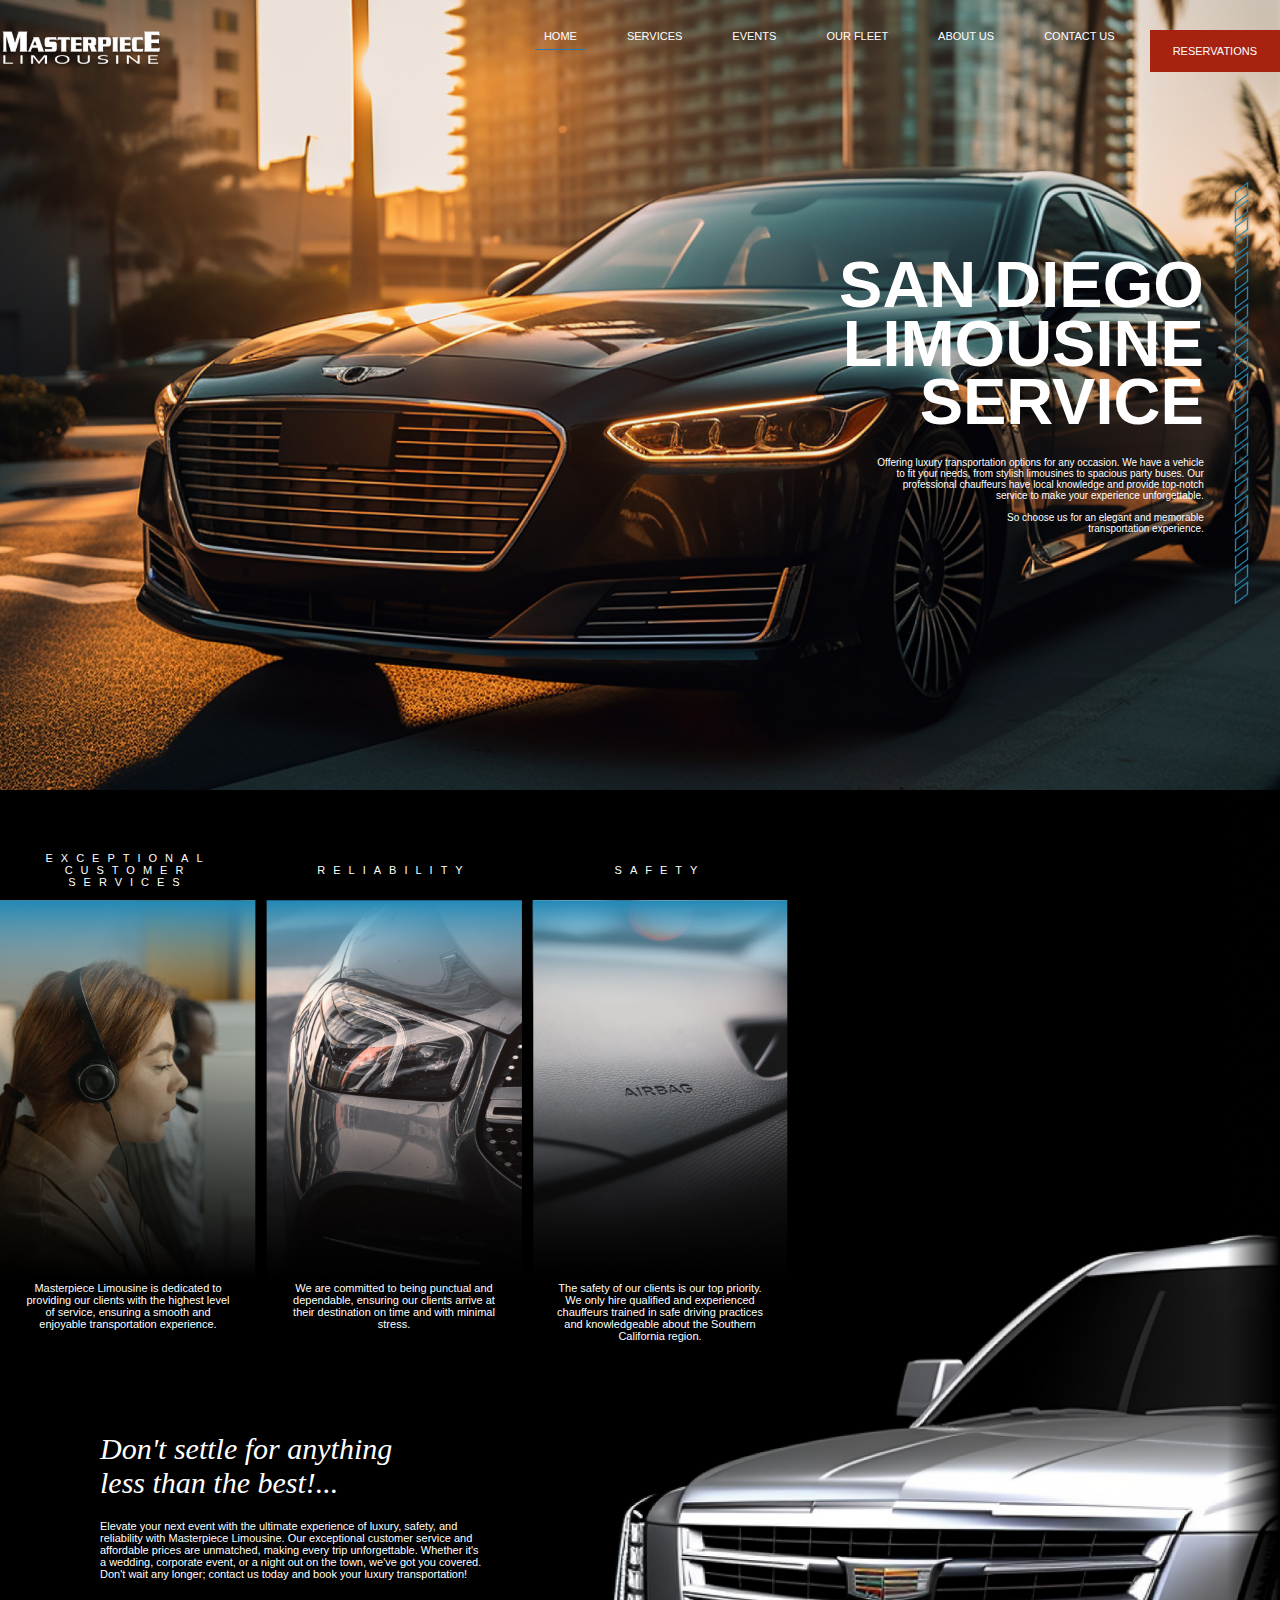
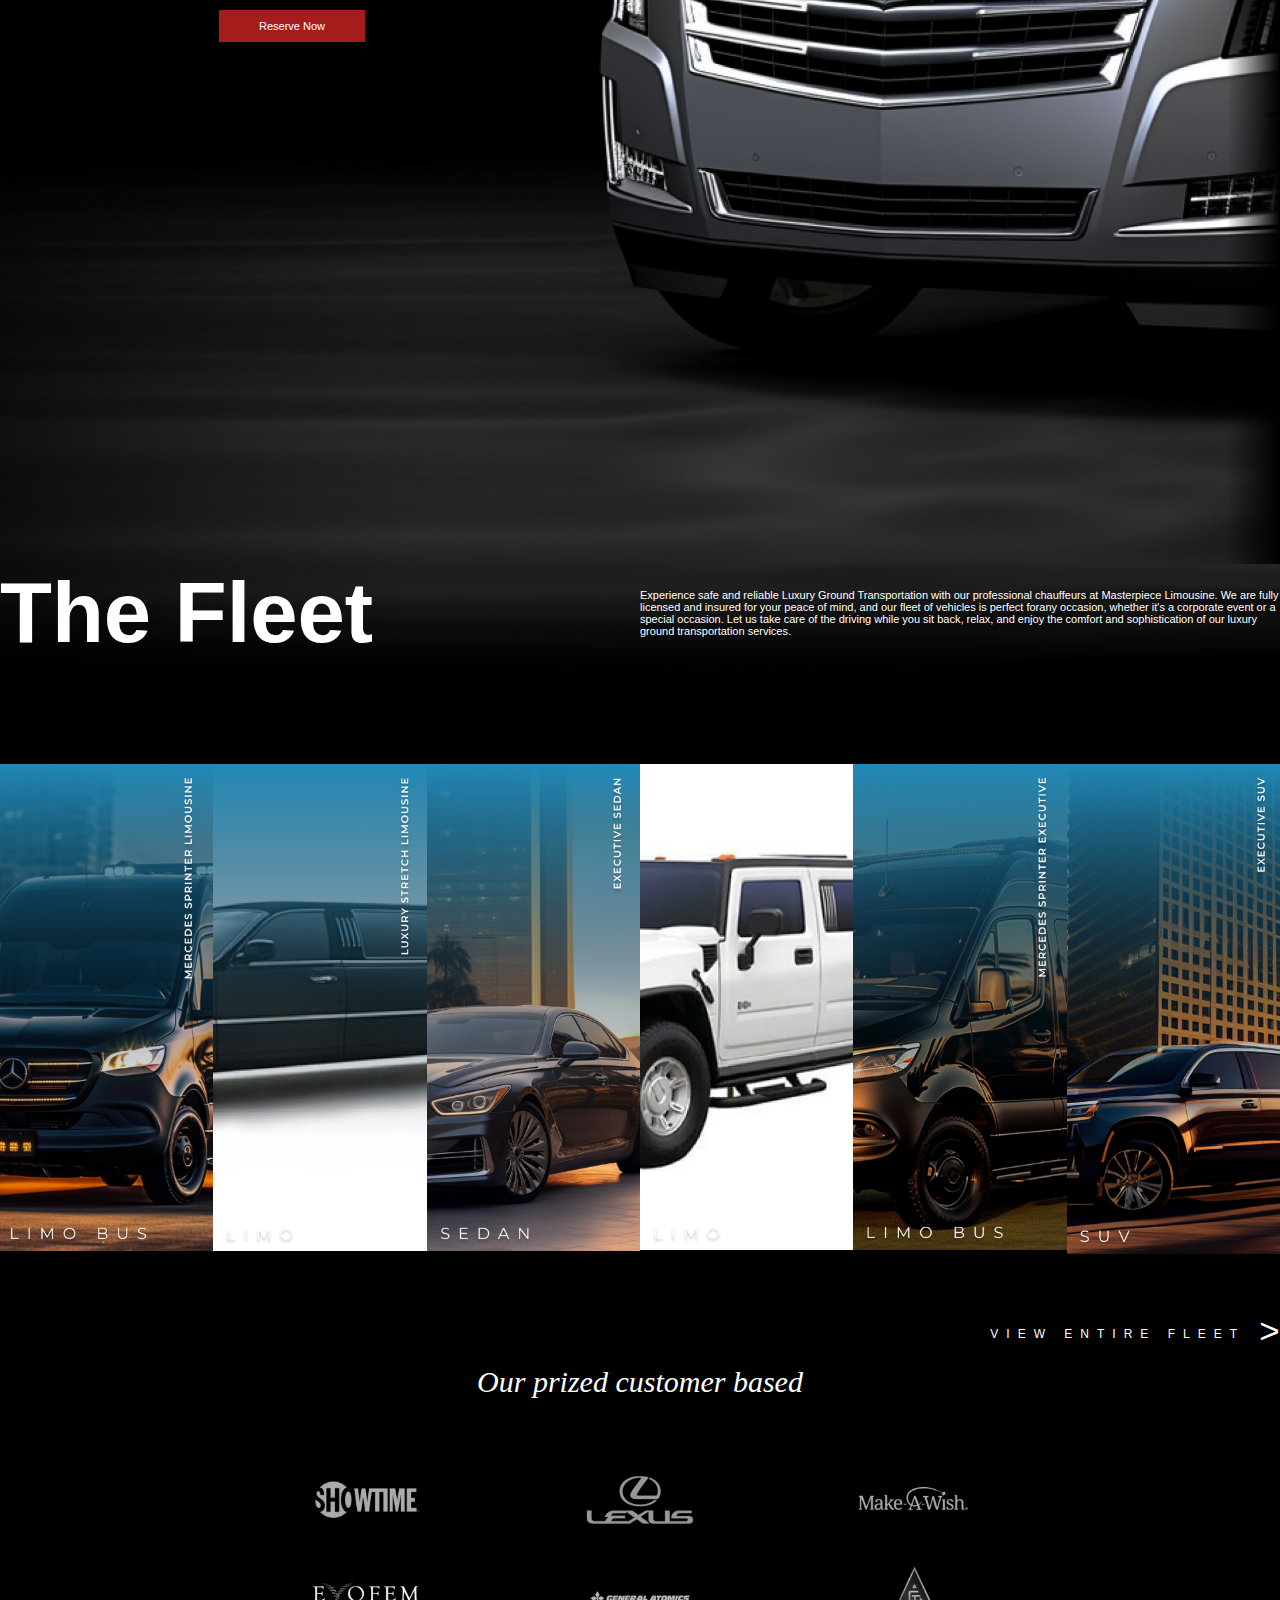
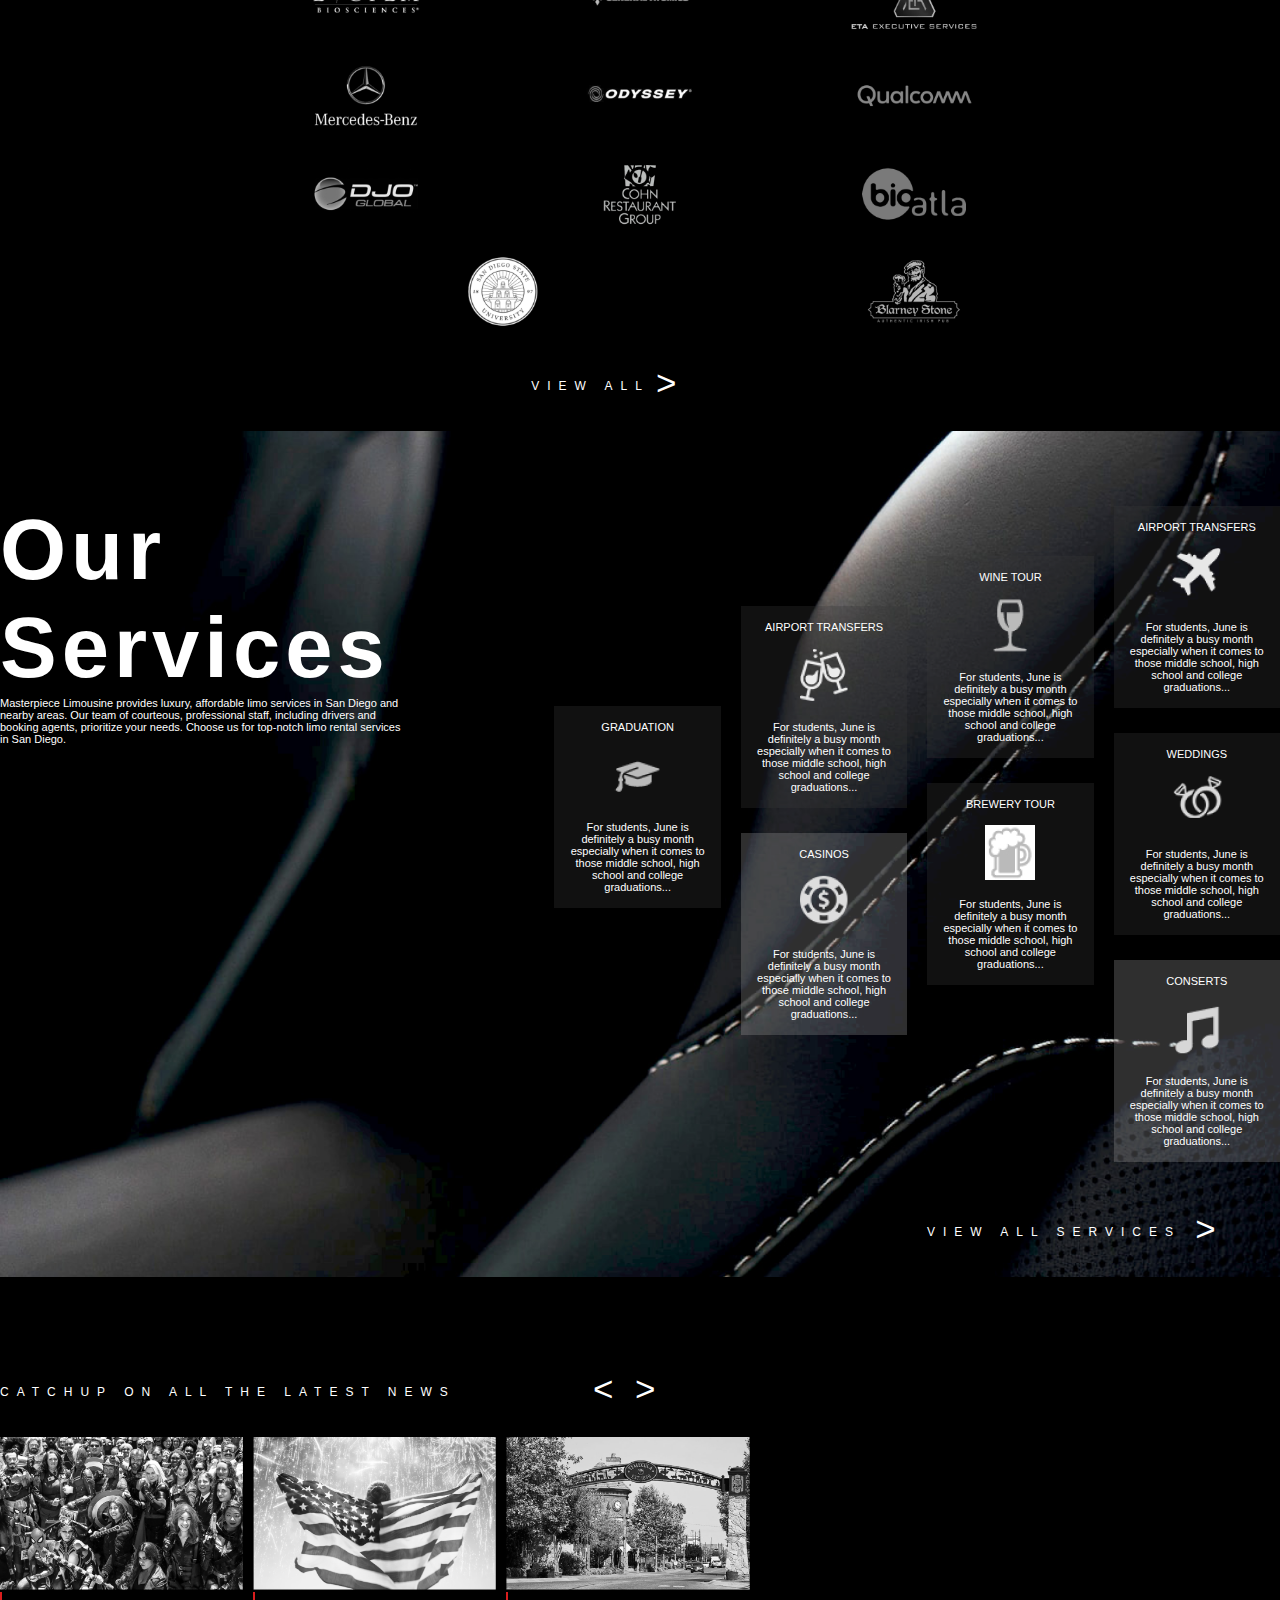
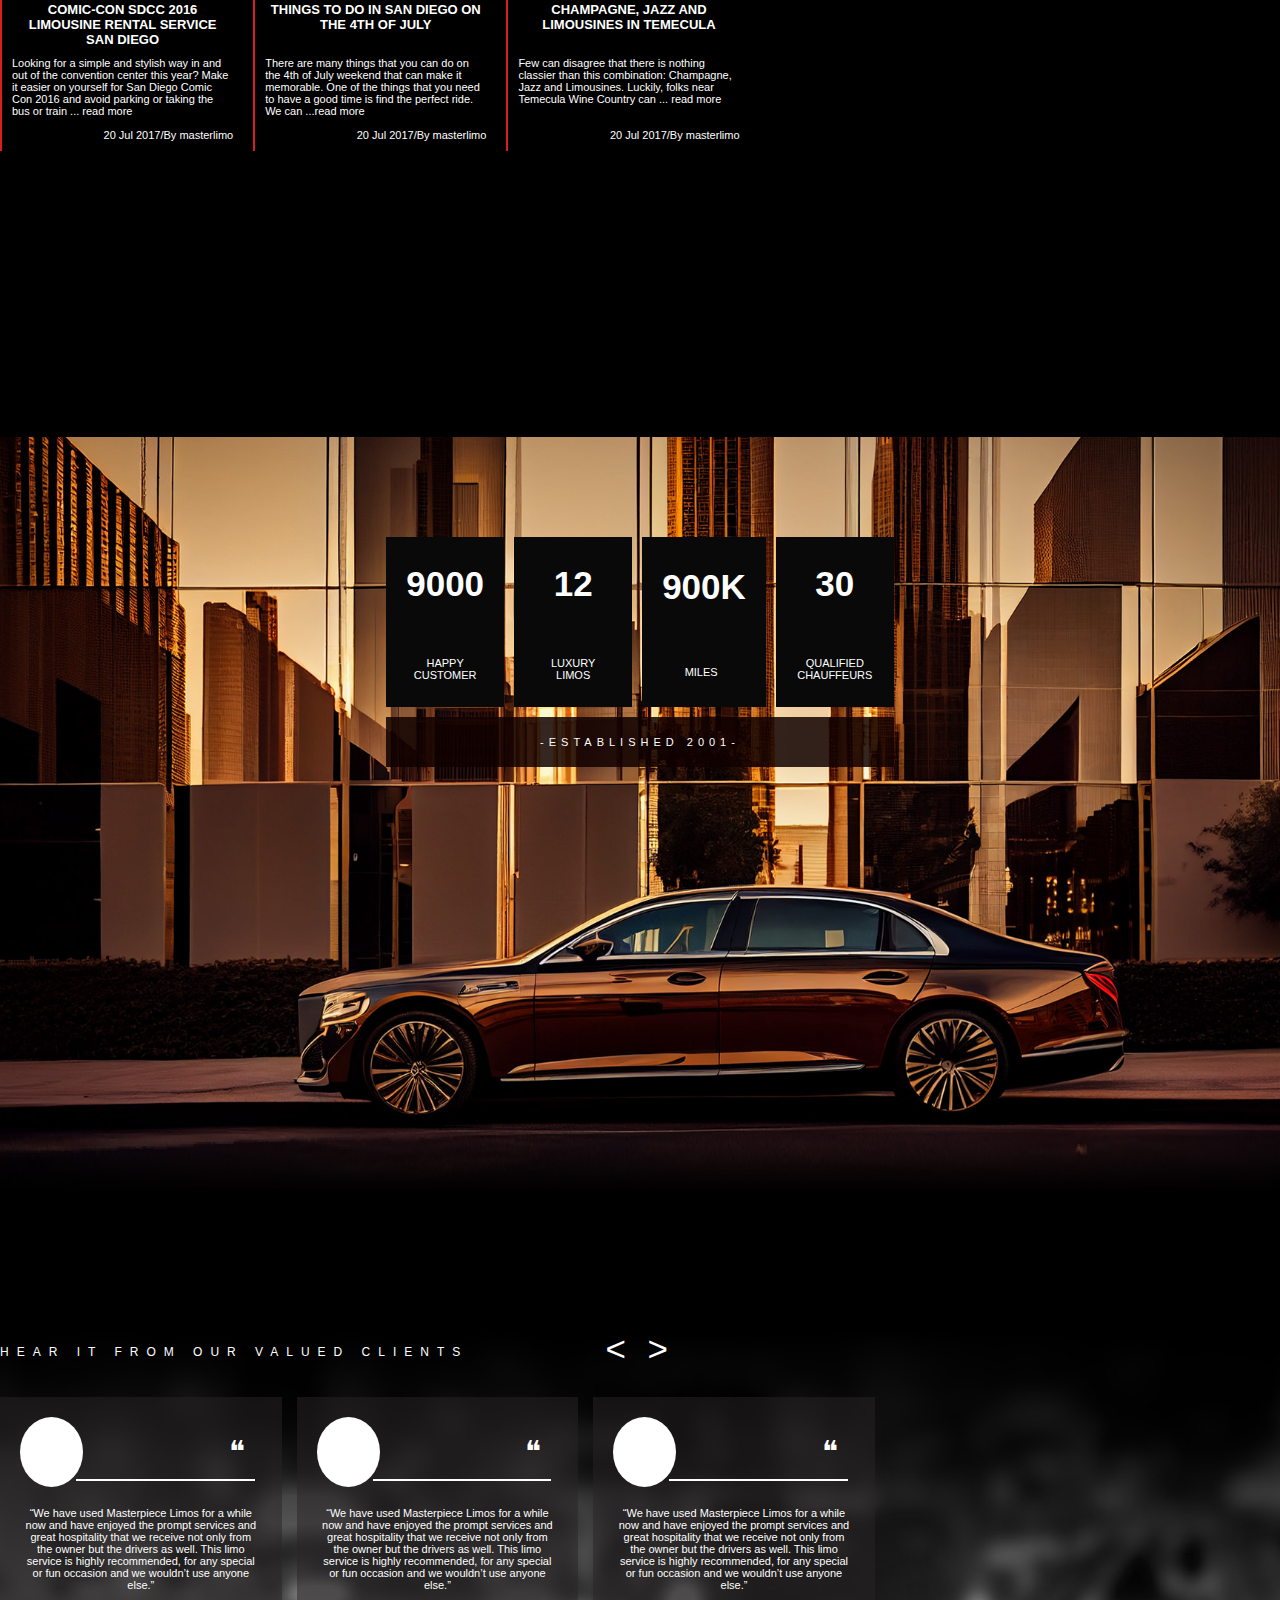
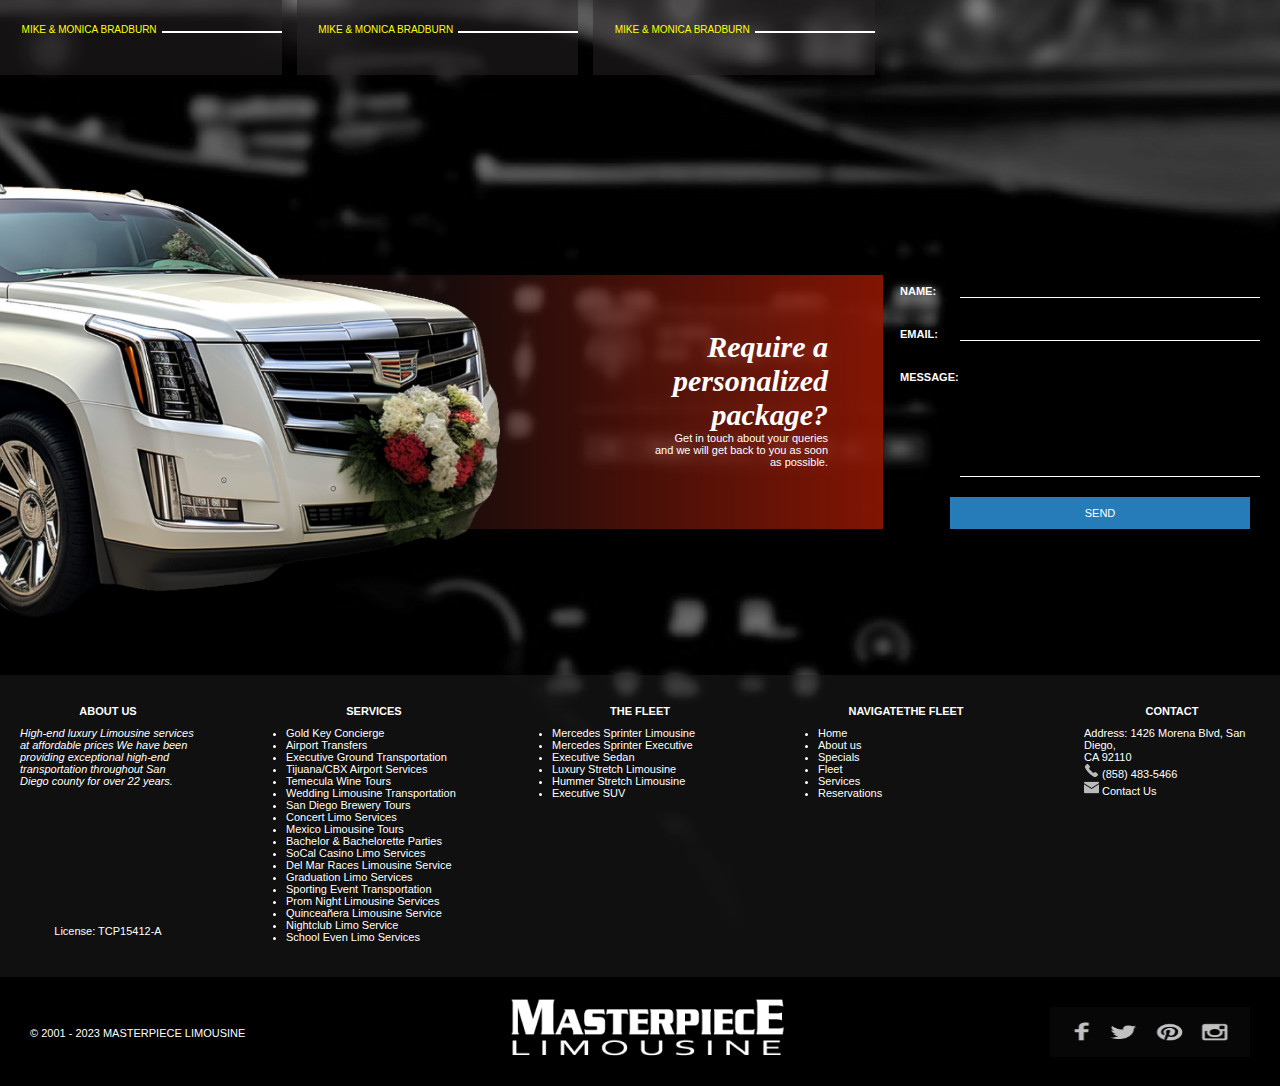
<file: Index.html>
<!DOCTYPE html>
<html lang="en">

<head>
  <meta charset="UTF-8">
  <meta name="viewport" content="width=device-width, initial-scale=1.0">
  <title>Home</title>
  <link rel="icon" type="image/png" href="assets\images\logo\favicon.png">

  <link rel="stylesheet" href="assets\css\style.css">
  <link rel="icon" type="image/png" href="assets\images\logo\favicon.png">
  <link rel="stylesheet" href="assets\css\header-footer.css">
  <link rel="stylesheet" href="assets\css\global.css">
  <link rel="stylesheet" href="assets\css\side-bar.css">

  <script src="assets\js\header-footer.js" defer></script>
  <script src="assets\js\side-bar.js" defer></script>
</head>

<body>

  <!-----NAVIGATION BAR------->

  <div id="header"></div>

  <!-----SECTION HERO----->

  <section class="hero-background background">
    <div class="hero-container flex-container">

      <div class="hero-content">
        <h1> SAN DIEGO LIMOUSINE SERVICE</h1>
        <p>
          Offering luxury transportation options for any occasion. We
          have a vehicle to fit your needs, from stylish limousines to
          spacious party buses. Our professional chauffeurs have
          local knowledge and provide top-notch service to make
          your experience unforgettable.
          <br><br>
          So choose us for an elegant and memorable <br>
          transportation experience.
        </p>
      </div>

      <!-----SIDE BAR------->

      <div class="sidebar"></div>

    </div>
  </section>

  <!--------SERVICE SECTION (2)--------->

  <section class="service-section background">
    <div class="container">

      <div class="service-row">
        <div class="service-col ">
          <h3 class="service-title">EXCEPTIONAL <br />CUSTOMER<br />SERVICES</h3>
          <img src="assets/images/home/img1.png" alt="" />
          <p class="service-description ">
            Masterpiece Limousine is
            dedicated to providing our clients
            with the highest level of service,
            ensuring a smooth and enjoyable
            transportation experience.
          </p>
        </div>

        <div class="service-col">
          <h3 class="service-title">RELIABILITY</h3>
          <img src="assets/images/home/img2.png" alt="" />
          <p class="service-description">
            We are committed to being punctual
            and dependable, ensuring our clients
            arrive at their destination on time and
            with minimal stress.
          </p>
        </div>

        <div class="service-col">
          <h3 class="service-title">SAFETY</h3>
          <img src="assets/images/home/img3.png" alt="" />
          <p class="service-description">
            The safety of our clients is our top
            priority. We only hire qualified and
            experienced chauffeurs trained in safe
            driving practices and knowledgeable
            about the Southern California region.
          </p>
        </div>
      </div>

    </div>
    <div class="service-background ">
    <img src="assets\images\home\grey-car.png" alt="" />
    </div>
  </section>



  <!-----------------EVENT SECTION (3)--------------------->

  <section class=" event-content ">

    
        <h2 class="event-heading">
          Don't settle for anything <br />
          less than the best!...
        </h2>
        <p>
          Elevate your next event with the ultimate experience of luxury,
          safety, and reliability with Masterpiece Limousine. Our exceptional customer
          service and affordable prices are unmatched, making every trip unforgettable.
          Whether it's a wedding, corporate event, or a night out on the town, we've
          got you covered. Don't wait any longer; contact us today and book your
          luxury transportation!
        </p>

        <div class="button-holder">
          <a href="" class="reserv-button">Reserve Now</a>
        </div>
      </div>

    </div>



  </section>
  <!----------FLEET SECTION 4------------>
  <section id="fleet">

    <div class="flex-container center parent">
      <div class="fleet-content container">
        <h1 class="heading">
          The Fleet
        </h1>
        <p class=" fleet-description ">
          Experience safe and reliable Luxury Ground Transportation with our professional chauffeurs at Masterpiece
          Limousine. We are fully licensed and insured for your peace of mind, and our fleet of vehicles is perfect
          forany occasion, whether it's a corporate event or a special occasion. Let us take care of the driving while
          you
          sit back, relax, and enjoy the comfort and sophistication of our luxury ground transportation services.
        </p>
      </div>
    </div>


    <div class="fleet-background">
      <img src="assets\images\home\bg-part3.png" alt="">
    </div>

    <div class="image-container ">
      <a href="" class="fleet-image"><img src="assets\images\home\car1.png" alt="" class="hm4-images"></a>
      <a href="" class="fleet-image"><img src="assets\images\home\car2.png" alt="" class="hm4-images"></a>
      <a href="" class="fleet-image"><img src="assets\images\home\car3.png" alt="" class="hm4-images"></a>
      <a href="" class="fleet-image"><img src="assets\images\home\car4.png" alt="" class="hm4-images"></a>
      <a href="" class="fleet-image"><img src="assets\images\home\car5.png" alt="" class="hm4-images"></a>
      <a href="" class="fleet-image"><img src="assets\images\home\car6.png" alt="" class="hm4-images"></a>
    </div>

    <div class="view-link flex-container container">
      <a href="" class="view-text">VIEW ENTIRE FLEET </a>
      <span class="greater-than">&gt;</span>
    </div>
  </section>

  <!---------------------------LOGO COLLECTION 5------------------------------->

  <section>
    <div class="container">
      <h2 class="logo-heading event-heading flex-container ">Our prized customer based</h2>
      <div class="flex-container center">
        <div class="logo-container">
          <a href=""><img src="assets\images\home\logo1.png" alt=""></a>
          <a href=""><img src="assets\images\home\logo2.png" alt=""></a>
          <a href=""><img src="assets\images\home\logo3.png" alt=""></a>
          <a href=""><img src="assets\images\home\logo4.png" alt=""></a>
          <a href=""><img src="assets\images\home\logo5.png" alt=""></a>
          <a href=""><img src="assets\images\home\logo6.png" alt=""></a>
          <a href=""><img src="assets\images\home\logo7.png" alt=""></a>
          <a href=""><img src="assets\images\home\logo8.png" alt=""></a>
          <a href=""><img src="assets\images\home\logo9.png" alt=""></a>
          <a href=""><img src="assets\images\home\logo10.png" alt=""></a>
          <a href=""><img src="assets\images\home\logo11.png" alt=""></a>
          <a href=""><img src="assets\images\home\logo12.png" alt=""></a>
          <a href=""><img src="assets\images\home\logo13.png" alt=""></a>
          <a href=""><img src="assets\images\home\logo14.png" alt=""></a>
        </div>
      </div>

      <div>
        <a href="" class="view-all view-link  view-text  flex-container">VIEW ALL <span class="greater-than">
            &gt;</span></a>
      </div>

    </div>
  </section>

  <!-----------------ABOUT-US (OUR-SERVICES) 6---------------------->

  <section class="our-service-background background">
    <div class="container">

      <div class="content flex-container">
        <h1 class="heading">
          Our Services
        </h1>
        <p>
          Masterpiece Limousine provides luxury, affordable limo services in San Diego
          and nearby areas. Our team of courteous, professional staff, including drivers and
          booking agents, prioritize your needs. Choose us for top-notch limo rental
          services in San Diego.
        </p>
      </div>

      <div class="box-container">
        <div class="inner-box">
          <!-----------------BOX 1---------------------->
          <div class="box box-one">
            <p class="box-text">GRADUATION</p>
            <img src="assets\images\icons\hat.png" alt="" class="box-img">
            <p class="box-text">For students, June is
              definitely a busy month
              especially when it comes to
              those middle school, high
              school and college
              graduations...</p>
          </div>
        </div>
        <!-----------------BOX 2---------------------->
        <div class="inner-box box-two">
          <div class="box">
            <p class="box-text">AIRPORT TRANSFERS</p>
            <img src="assets\images\icons\double-glass.png" alt="" class="box-img">
            <p class="box-text">For students, June is
              definitely a busy month
              especially when it comes to
              those middle school, high
              school and college
              graduations...</p>
          </div>
          <!-----------------BOX 3---------------------->
          <div class="box box-three">
            <p class="box-text">CASINOS</p>
            <img src="assets\images\icons\doller.png" alt="" class="box-img">
            <p class="box-text">For students, June is
              definitely a busy month
              especially when it comes to
              those middle school, high
              school and college
              graduations...</p>
          </div>
        </div>

        <!-----------------BOX 4---------------------->
        <div class="inner-box">
          <div class="box box-four">
            <p class="box-text">WINE TOUR</p>
            <img src="assets\images\icons\glass.png" alt="" class="box-img">
            <p class="box-text">For students, June is
              definitely a busy month
              especially when it comes to
              those middle school, high
              school and college
              graduations...</p>
          </div>
          <!-----------------BOX 5---------------------->

          <div class="box box-five">
            <p class="box-text">BREWERY TOUR</p>
            <img src="assets\images\icons\etc.jpg" alt="" class="box-img">
            <p class="box-text">For students, June is
              definitely a busy month
              especially when it comes to
              those middle school, high
              school and college
              graduations...</p>
          </div>
        </div>
        <!----------------------BOX 6---------------->
        <div class="inner-box">
          <div class="box box-six">
            <p class="box-text">AIRPORT TRANSFERS</p>
            <img src="assets\images\icons\plane.png" alt="" class="box-img">
            <p class="box-text">For students, June is
              definitely a busy month
              especially when it comes to
              those middle school, high
              school and college
              graduations...</p>
          </div>
          <!-----------------BOX 7---------------------->
          <div class="box box-seven">
            <p class="box-text">WEDDINGS</p>
            <img src="assets\images\icons\ring.png" alt="" class="box-img">
            <p class="box-text">For students, June is
              definitely a busy month
              especially when it comes to
              those middle school, high
              school and college
              graduations...</p>
          </div>

          <!-----------------BOX 8---------------------->
          <div class="box box-eight">
            <p class="box-text">CONSERTS</p>
            <img src="assets\images\icons\music.png" alt="" class="box-img">
            <p class="box-text">For students, June is
              definitely a busy month
              especially when it comes to
              those middle school, high
              school and college
              graduations...</p>
          </div>
        </div>
      </div>

      <div class="view-link flex-container">
        <a href="" class="view-text">VIEW ALL SERVICES</a>
        <span class="greater-than">&gt;</span>
      </div>

    </div>
  </section>
  <!-------------------------ABOUT-US (HISTORY) 7------------------------>
  <section>
    <div class="container">

      <!-----LINK---->
      <div class="news-link view-link flex-container">
        <a class="view-text">CATCHUP ON ALL THE LATEST NEWS</a>
        <span class="greater-than less-than">&lt; &gt;</span>
      </div>

      <div class="content-container container">
        <div>
          <img src="assets\images\home\Rectangle 40.png" alt="" />
          <div class="news-content red-left-border">
            <h5>COMIC-CON SDCC 2016 <br>
              LIMOUSINE RENTAL SERVICE <br>
              SAN DIEGO</h5>
            <p class="news-description">
              Looking for a simple and stylish way in and
              out of the convention center this year? Make
              it easier on yourself for San Diego Comic
              Con 2016 and avoid parking or taking the bus
              or train ... <a href="">read more</a>
            </p>
            <br>
            <p class="news-date">20 Jul 2017/By masterlimo</p>
          </div>
        </div>

        <div>
          <img src="assets\images\home\flag.png" alt="" class="image" />

          <div class="news-content red-left-border">
            <h5 class="headline">THINGS TO DO IN SAN DIEGO ON THE 4TH OF JULY</h5>
            <p class="news-description">
              There are many things that you can do on the
              4th of July weekend that can make it
              memorable. One of the things that you need
              to have a good time is find the perfect ride.
              We can ...<a href="">read more</a>
            </p>
            <br>
            <p class="news-date">20 Jul 2017/By masterlimo</p>
          </div>
        </div>

        <div>
          <img src="assets\images\home\old3.png" alt="" class="image" />
          <div class="news-content red-left-border">
            <h5 class="headline">CHAMPAGNE, JAZZ AND LIMOUSINES IN TEMECULA</h5>
            <p class="news-description">
              Few can disagree that there is nothing
              classier than this combination: Champagne,
              Jazz and Limousines. Luckily, folks near
              Temecula Wine Country can ... <a href="">read more</a>
            </p>
            <br><br>
            <p class="news-date">20 Jul 2017/By masterlimo</p>
          </div>
        </div>

      </div>
    </div>
  </section>

  <!-------------------------DETAIL 8------------------------>
  <section>
    <div class="detail-background background">
      <div class="container height">

        <div class="box-holder flex-container">
          <div class="grid-container">
            <div class="black-box">
              <h1 class="count">9000</h1>
              <p>HAPPY CUSTOMER</p>
            </div>

            <div class="black-box">
              <h1 class="count">12</h1>
              <p>LUXURY LIMOS</p>
            </div>

            <div class="black-box">
              <h1 class="count">900K</h1>
              <p>MILES</p>
            </div>

            <div class="black-box">
              <h1 class="count">30</h1>
              <p>QUALIFIED CHAUFFEURS</p>
            </div>

            <div class="rectangle">
              <p class="rectangle-content">-ESTABLISHED 2001-</p>
            </div>
          </div>

        </div>
      </div>
    </div>
  </section>

  <!-----------------CUSTOMER REVIEWS --------------------->

  <section class="background review-background ">
    <div class="container ">

      <div class="news-link view-link flex-container">
        <a class="view-text">HEAR IT FROM OUR VALUED CLIENTS </a>
        <span class="greater-than less-than">&lt; &gt;</span>
      </div>


      <!---------------REVIEW 1-------------->
      <div class="blurbox-holder">
        <div class="blur-box">
          <div class="shape">
            <div class="circle"></div>
            <div class="line"> <span class="quotation">&#x275D;</span></div>
          </div>
          <div>
            <p class="description-home9">“We have used Masterpiece Limos for a while now
              and have enjoyed the prompt services and great
              hospitality that we receive not only from the owner
              but the drivers as well. This limo service is highly
              recommended, for any special or fun occasion and
              we wouldn’t use anyone else.”</p>
          </div>
          <div class="bottom-align">
            <div class="yellow-text">MIKE & MONICA BRADBURN</div>
            <div class="line bottom"> </div>
          </div>
        </div>
        <!----------------------------------REVIEW 2------------------------------------->

        <div class="blur-box">
          <div class="shape">
            <div class="circle"></div>
            <div class="line"> <span class="quotation">&#x275D;</span></div>
          </div>
          <div>
            <p class="description-home9">“We have used Masterpiece Limos for a while now
              and have enjoyed the prompt services and great
              hospitality that we receive not only from the owner
              but the drivers as well. This limo service is highly
              recommended, for any special or fun occasion and
              we wouldn’t use anyone else.”</p>
          </div>
          <div class="bottom-align">
            <div class="yellow-text">MIKE & MONICA BRADBURN</div>
            <div class="line bottom"> </div>
          </div>
        </div>
        <!---------------------------------REVIEW 3------------------------------------->
        <div class="blur-box">
          <div class="shape">
            <div class="circle"></div>
            <div class="line"> <span class="quotation">&#x275D;</span></div>
          </div>
          <div>
            <p class="description-home9">“We have used Masterpiece Limos for a while now
              and have enjoyed the prompt services and great
              hospitality that we receive not only from the owner
              but the drivers as well. This limo service is highly
              recommended, for any special or fun occasion and
              we wouldn’t use anyone else.”</p>
          </div>
          <div class="bottom-align">
            <div class="yellow-text">MIKE & MONICA BRADBURN</div>
            <div class="line bottom"> </div>
          </div>
        </div>
      </div>
    </div>

    <!-------------------------GRADIENT---------------------------->


    <div class="height-600">
      <div class="gradient-container flex-container">
        <div class="gradient-div flex-container">
          <div class="inner-img flex-container">
            <img src="assets\images\home\car.png" alt="" class="car-image">
          </div>
          <div class="gradient-content">
            <h1 class="gradient-head">Require a <br>
              personalized <br>
              package?</h1>
            <p>Get in touch about your queries <br>
              and we will get back to you as soon <br>
              as possible.</p>
          </div>
        </div>

        <div class="form-container">
          <form>
            <div class="form-field">
              <label for="name">NAME: </label>
              <input type="text" id="name" name="name" placeholder=" " required>
            </div>
            <div class="form-field">
              <label for="email">EMAIL: </label>
              <input type="email" id="email" name="email" placeholder=" " required>
            </div>
            <div class="form-field">
              <label for="message">MESSAGE: </label>
              <textarea id="message" name="message" placeholder=" " required></textarea>
            </div>
            <div class="send-button">
              <button type="submit" class="submit-button">SEND</button>
            </div>
          </form>
        </div>
      </div>
    </div>




    <!--------------FOOTER-------------->

    <div id="footer"></div>

</body>

</html>
</file>
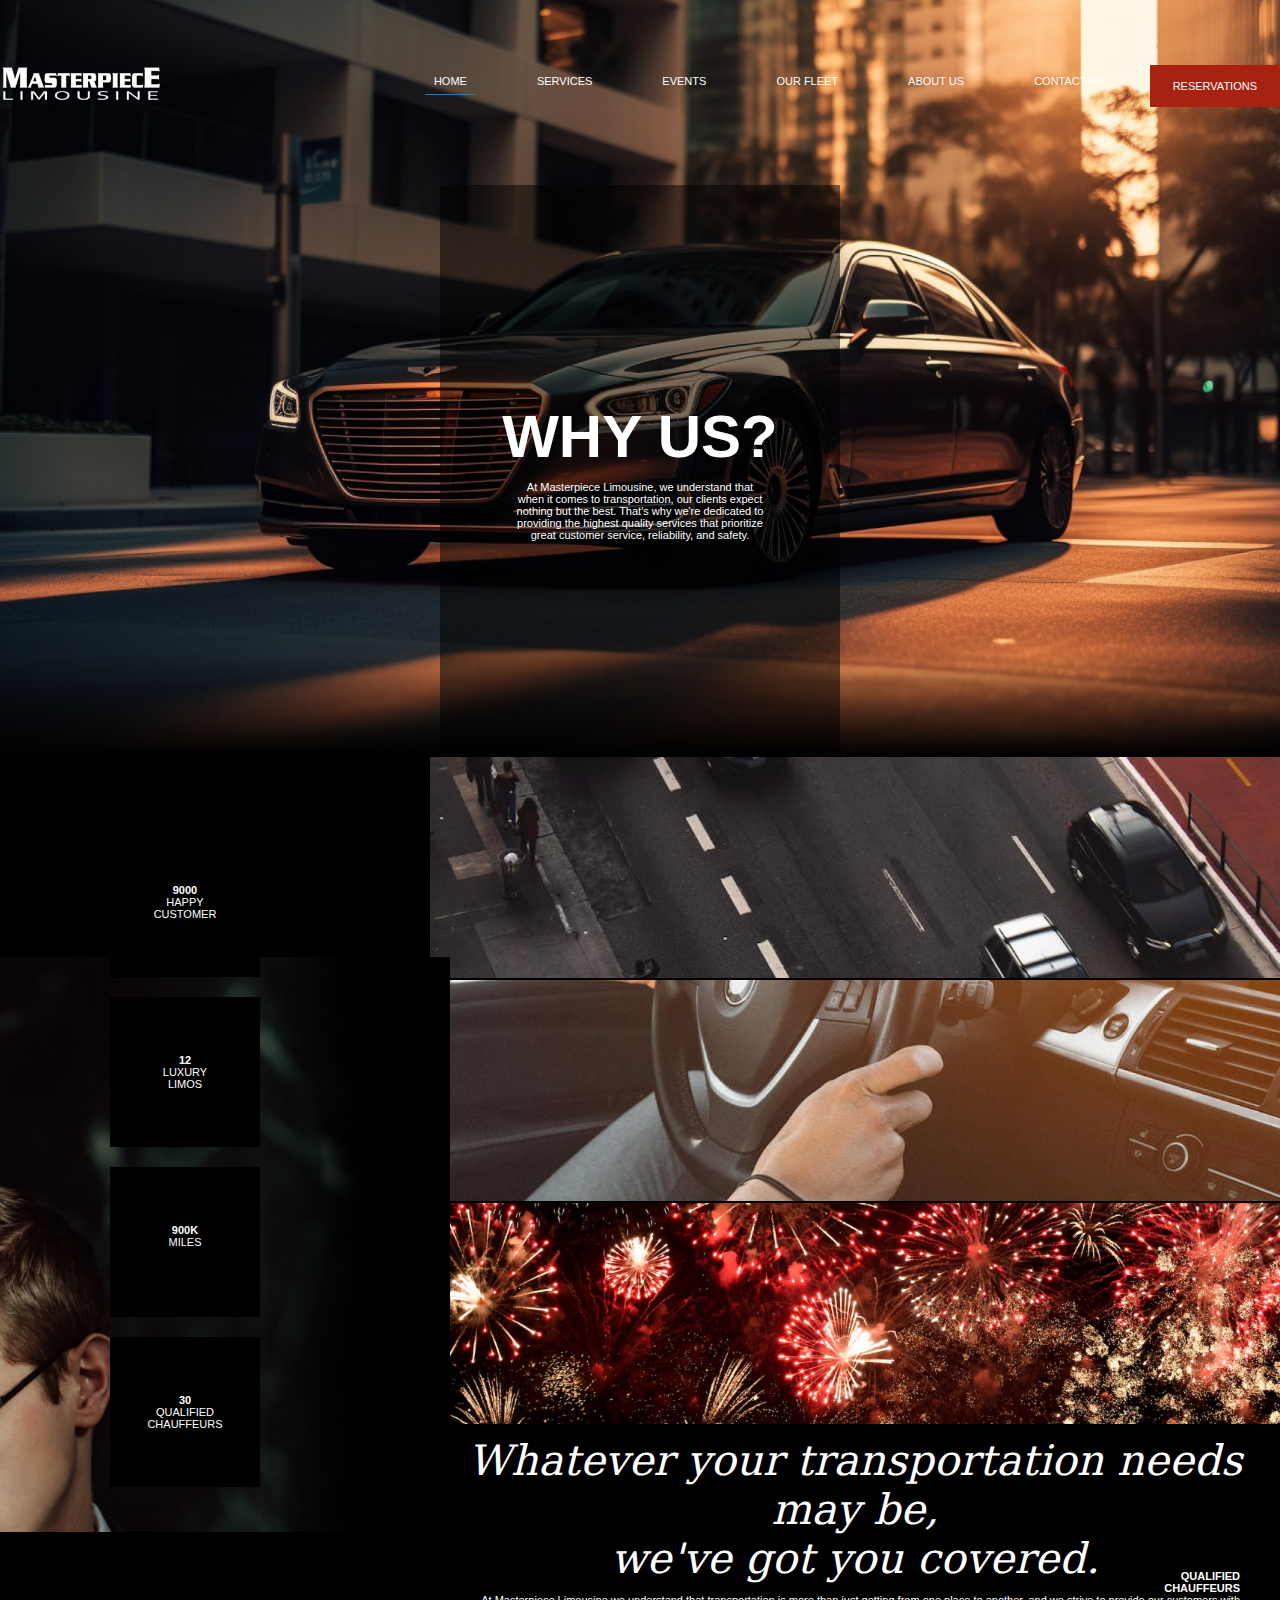
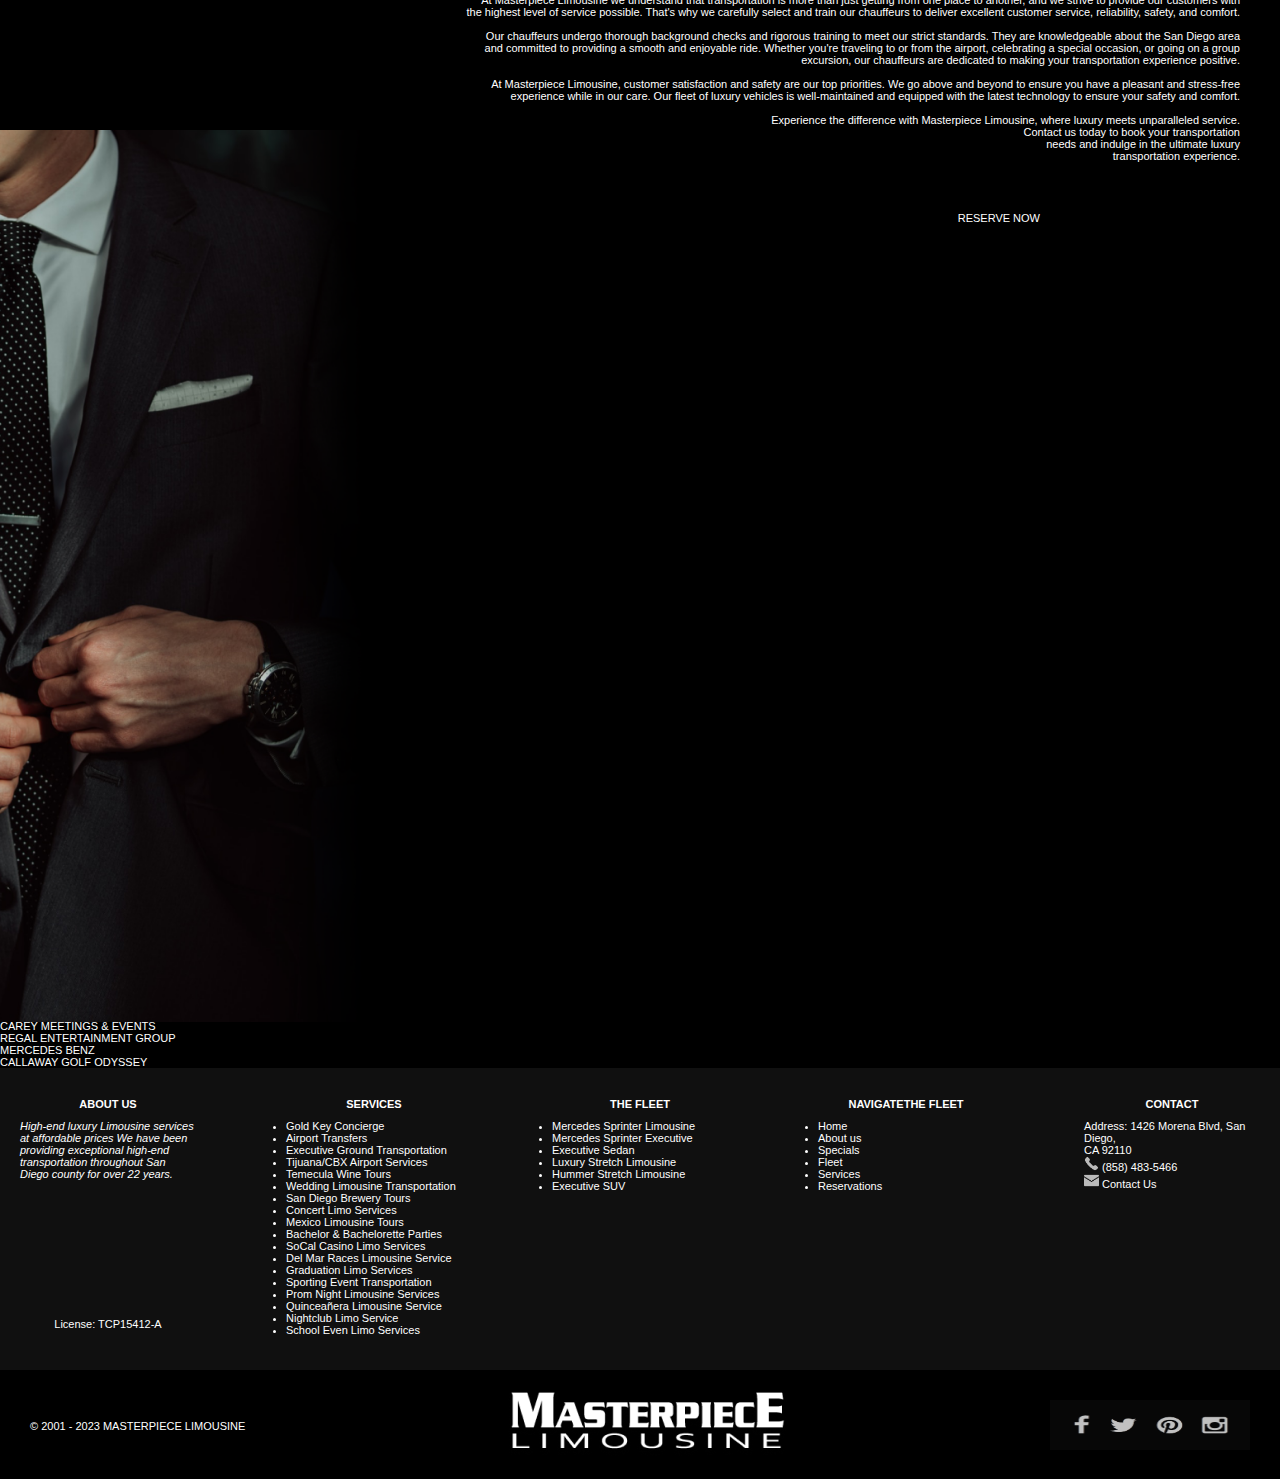
<file: About Us.html>
<!DOCTYPE html>
<html lang="en">

<head>
  <meta charset="UTF-8">
  <meta name="viewport" content="width=device-width, initial-scale=1.0">
  <title>Adbout Us</title>
  <link rel="stylesheet" href="assets\css\about.css">
  <link rel="icon" type="image/png" href="assets\images\logo\favicon.png">
  <link rel="stylesheet" href="assets\css\header-footer.css">
  <link rel="stylesheet" href="assets\css\global.css">
  <script src="assets\js\header-footer.js" defer></script>
</head>

<body>
  <!------------------NAVIGATION BAR---------------->
  
  <div id="header"></div>
  <!------------------------SECTION HERO----------------------->
  <section>
    <div class="hero-section background-image">
      <div class="container">
        <div class="inner-container">
          <div class="hero-content">
            <div>
              <h1 id="question">
                WHY US?
              </h1>
              <p id="answer">
                At Masterpiece Limousine, we understand that <br>
                when it comes to transportation, our clients expect <br>
                nothing but the best. That's why we're dedicated to <br>
                providing the highest quality services that prioritize <br>
                great customer service, reliability, and safety.
              </p>
            </div>
          </div>
        </div>
      </div>
    </div>
  </section>
  <!-----------------------------------------About 2---------------------------------------------->
  <section>
    <div class="man-1half">
      <img src="assets\images\aboutus\manhead.png" alt="">
    </div>
    <div class="content-divider">
      <div class="box-holder">
        <div class="black-box">
          <h1 class="total">9000</h1>
          <p>HAPPY <br> CUSTOMER</p>
        </div>
        <div class="black-box">
          <h1 class="total">12</h1>
          <p>LUXURY <br> LIMOS</p>
        </div>
        <div class="black-box">
          <h1 class="total">900K</h1>
          <p>MILES <br><br></p>
        </div>
        <div class="black-box">
          <h1 class="total">30</h1>
          <p>QUALIFIED <br> CHAUFFEURS</p>
        </div>
      </div>
      <div class="image-holder">
        <div class="col">
          <img src="assets\images\aboutus\road.png" alt="">
        </div>
        <div class="col">
          <img src="assets\images\aboutus\staring.png" alt="">
        </div>
        <div class="col">
          <img src="assets\images\aboutus\light.png" alt="">
        </div>
        <div class="col">
          <p>Whatever your transportation needs may be,<br>
            we've got you covered.</p>
        </div>
      </div>
    </div>
  </section>
  <!-----------------------------------------About 3---------------------------------------------->
  <section>
    <div class=" man2 man-1half ">
      <img src="assets\images\aboutus\man.png" alt="">
    </div>

    <div class="content-container">
      <div class="content">
        <h1>QUALIFIED <br>
          CHAUFFEURS</h1>
        <p>At Masterpiece Limousine we understand that transportation is more than just getting from one place to
          another, and we strive to provide our customers with <br>
          the highest level of service possible. That's why we carefully select and train our chauffeurs to deliver
          excellent customer service, reliability, safety, and comfort. <br> <br>
          Our chauffeurs undergo thorough background checks and rigorous training to meet our strict standards. They are
          knowledgeable about the San Diego area <br>
          and committed to providing a smooth and enjoyable ride. Whether you're traveling to or from the airport,
          celebrating a special occasion, or going on a group <br>
          excursion, our chauffeurs are dedicated to making your transportation experience positive. <br> <br>

          At Masterpiece Limousine, customer satisfaction and safety are our top priorities. We go above and beyond to
          ensure you have a pleasant and stress-free <br>
          experience while in our care. Our fleet of luxury vehicles is well-maintained and equipped with the latest
          technology to ensure your safety and comfort. <br> <br>

          Experience the difference with Masterpiece Limousine, where luxury meets unparalleled service. </p>

        <div class="bottem-content">
          <p>Contact us today to book your transportation <br>
            needs and indulge in the ultimate luxury <br>
            transportation experience.</p>
        </div>
        <div class="button-holder">
          <a href="">RESERVE NOW</a>
        </div>
      </div>
    </div>
  </section>
  <!-----------------------------------------About 4---------------------------------------------->
  <section>
    <div class="background-image water-image">
      <div class="title">
        <p>Our prized customer base</p>
      </div>
        <!----------List 1----------------->
      <div class="options-container">
        <div class="options">
          <p>
            EVOFEM BIOSCIENCES  <br>
            GENERAL ATOMICS<br>
            CADENCE TRAVEL<br>
            ONE CALL MEDICAL<br>
            COHN RESTAURANT GROUP<br>
            DIAGEO BEER COMPANY<br>
            ETA EXECUTIVE SERVICES<br>
            ALLIED CREW<br>TRANSPORTATION<br>
            SOUTHERN WINE & SPIRITS<br>
            SHOWTIME<br>
          </p>
        </div>

     <!----------List 2----------------->
        <div class="options">
          <p>
            UNIVERSITY OF CALIFORNIA SAN DIEGO<br>
            TEXAS ROADHOUSE<br>
            AWAKEN CHURCH<br>
            TOYOTA<br>
            DJO GLOBAL<br>
            STRYKER<br>
            JACOBS INVESTMENT<br>COMPANY LLC<br>
            CREST BEVERAGE<br>
            BO-BEAU KITCHEN & BAR<br>
            CORVETTE DINER<br>
          </p>
        </div>
          <!----------List 3----------------->
          <div class="options">
            <p>
              BLARNEY STONE PUB <br>
              COURTESY CHEVROLET<br>
              JOHN BOGGS & ASSOCIATES<br>
              SAN DIEGO STATE<br> UNIVERSITY<br>
              SYCUAN CASINO<br>
              RUSSELL WESTBROOK<br> ENTERPRISES<br>
              EDDIE V'S<br>
              CHICK-FIL-A<br>
              RONALD MCDONALD HOUSE<br>
              LEXUS<br>
            </p>
          </div>
            <!----------List 4----------------->
        <div class="options">
          <p>
            QUALTECH<br>
            FROSCH<br>
            DISCOUNT TIRE<br>
            PROCOPIO CORY<br>HARGREAVES & SAVITCH<br> LLP<br>
            TRAVELWORLD INTERNATIONAL GROUP<br>
            BILLY GENE MARKETING INC<br>
            HIGGS FLETCHER AND MACK<br>
            DIGITECH<br>
            IHEART RADIO<br>
            MAKE A WISH FOUNDATION<br>
          </p>
        </div>
          <!----------List 5----------------->
          <div class="options">
            <p>
              PROXIMO SPIRITS<br>
              SLATER'S 50/50<br>
              THE DANA HOTEL<br>
              SANDBAR<br>
              QUALCOMM<br>
              AMERICAN WINE & SPIRITS<br>
              JACOBS AND CUSHMAN SAN DIEGO FOOD BANK<br>
              CARTOON NETWORK & ADULT SWIM<br>
              STATE FARM INSURANCE<br>
              SUNTRUST BANK<br>
            </p>
          </div>
            <!----------List 6----------------->
        <div class="options">
          <p>
            PACIFIC WINE & SPIRITS<br>
            JELD-WEN INC.<br>
            SAN DIEGO HUMANE SOCIETY<br>
            BIOATLA<br>
            JÄGERMEISTER<br>
            FOREVIVA MEDICAL CLINIQUE<br>
            CAREY MEETINGS & EVENTS<br>
            REGAL ENTERTAINMENT GROUP<br>
            MERCEDES BENZ<br>
            CALLAWAY GOLF ODYSSEY<br>
          </p>
        </div>
      </div>
    </div>
  </section>

   <!---------Footer-------------->
   
   <div id="footer"></div>
   
</body>

</html>
</file>
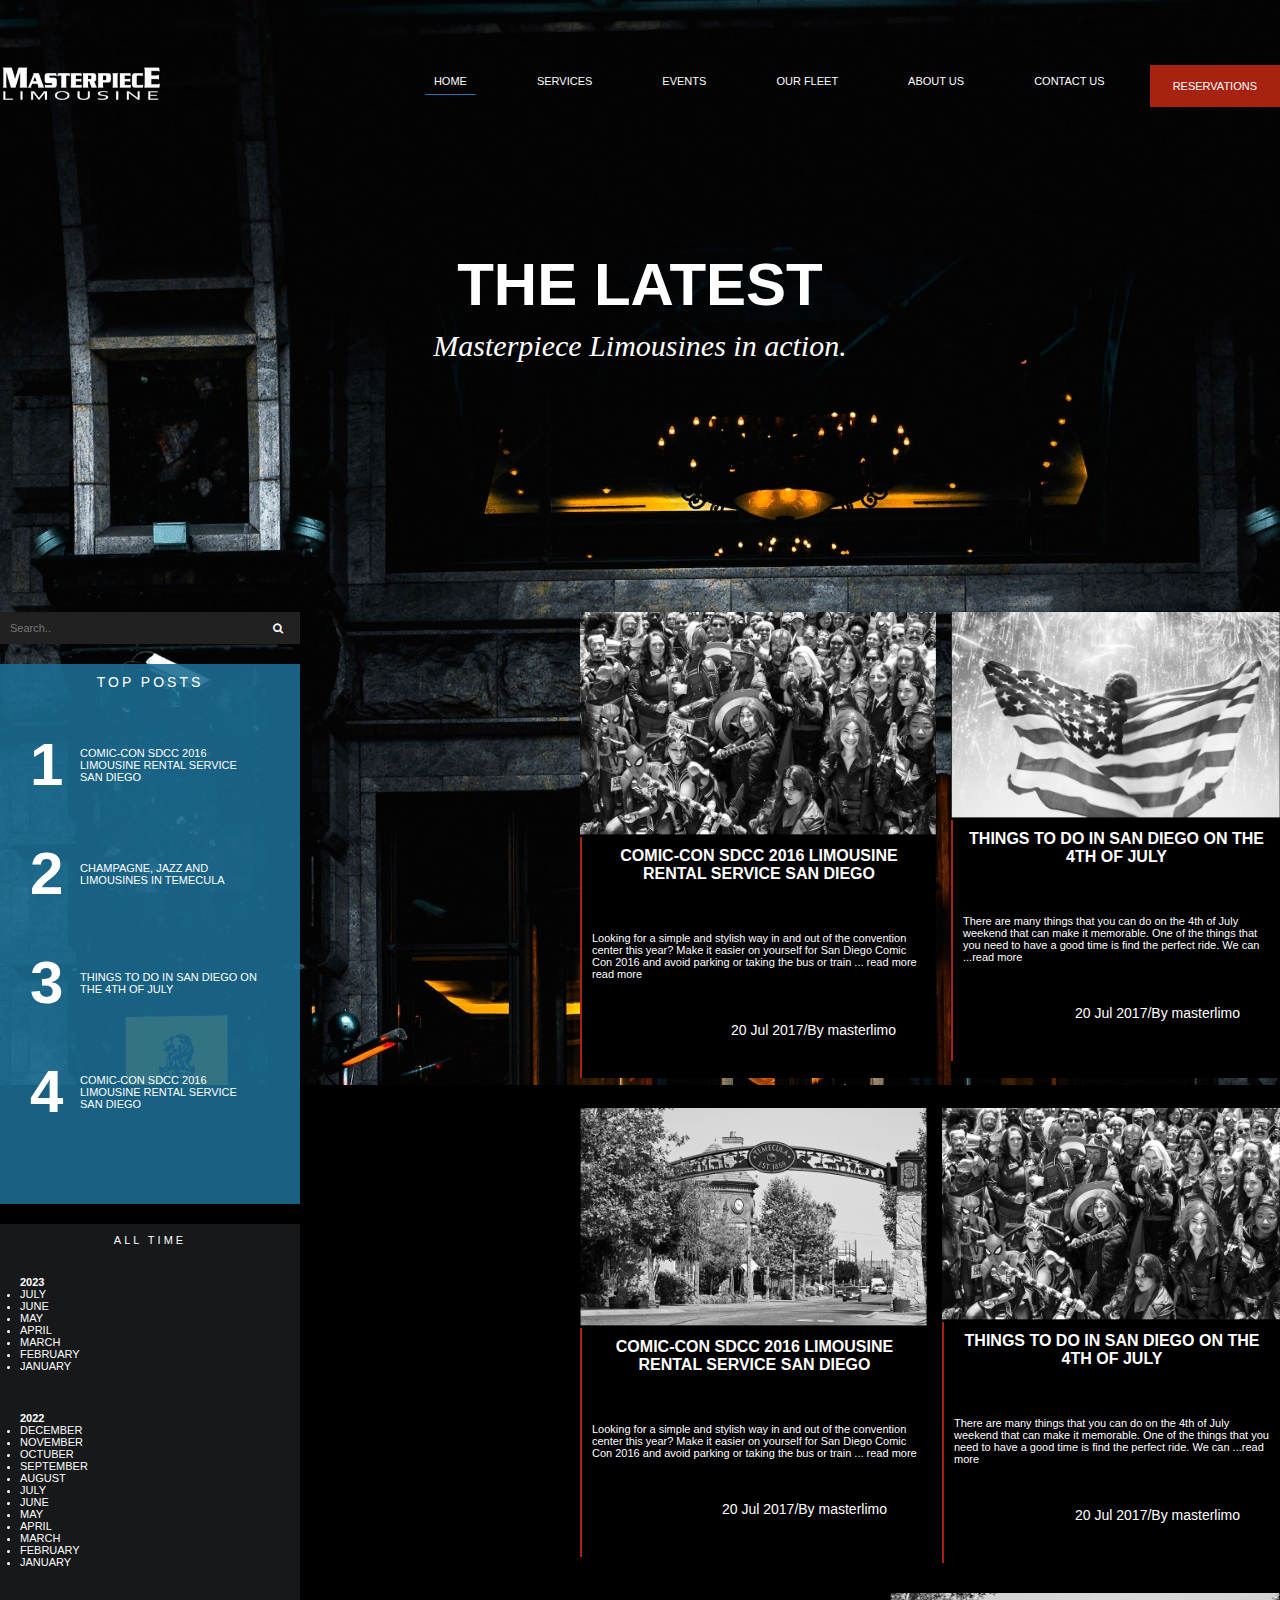
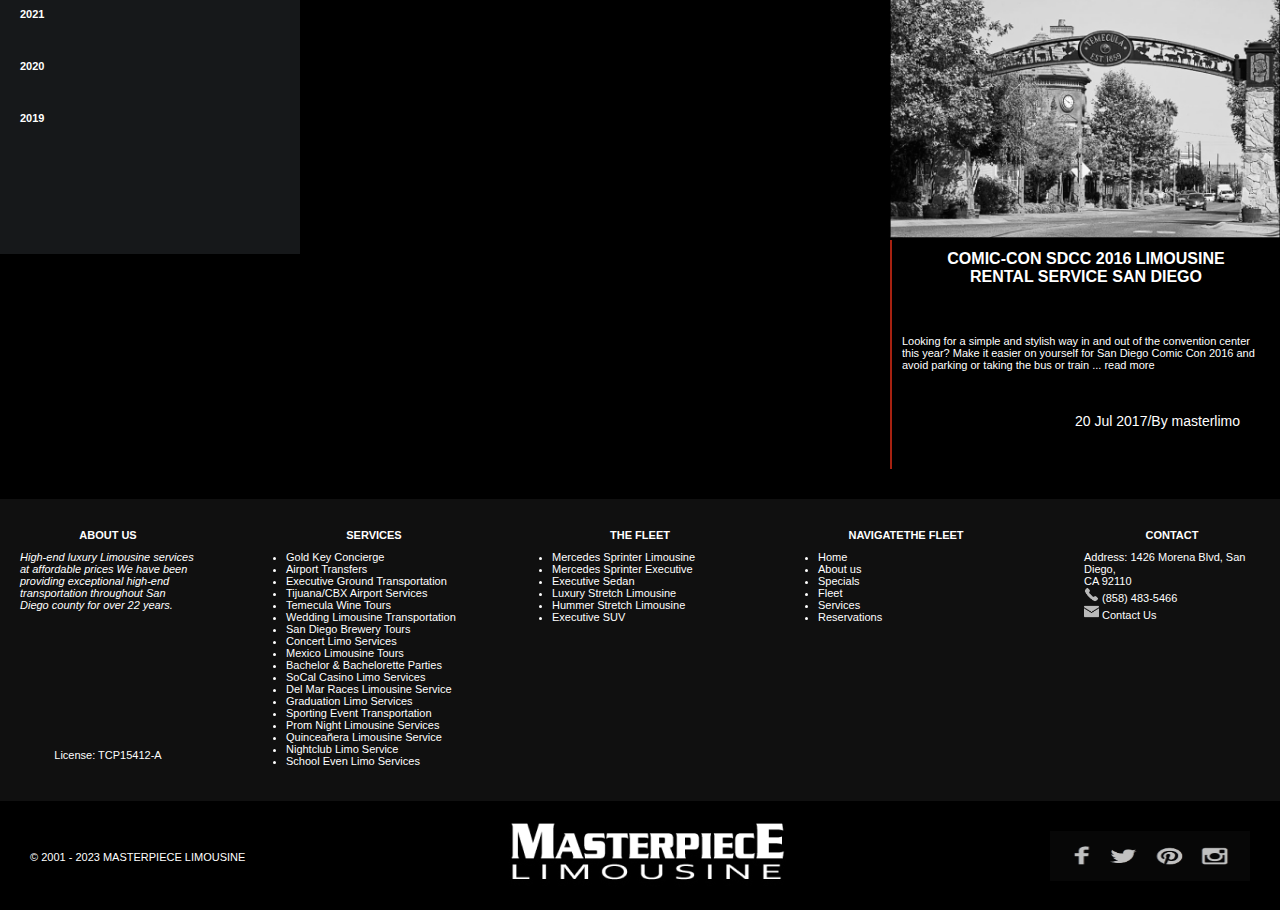
<file: Events.html>
<!DOCTYPE html>
<html lang="en">

<head>
    <meta charset="UTF-8">
    <meta name="viewport" content="width=device-width, initial-scale=1.0">
    <title>Adbout Us</title>
    <link rel="stylesheet" href="assets\css\events.css">
    <link rel="icon" type="image/png" href="assets\images\logo\favicon.png">
    <link rel="stylesheet" href="https://cdnjs.cloudflare.com/ajax/libs/font-awesome/4.7.0/css/font-awesome.min.css">
    <link rel="stylesheet" href="assets\css\header-footer.css">
    <link rel="stylesheet" href="assets\css\global.css">
    <script src="assets\js\header-footer.js" defer></script>
</head>

<body>
    <!------------------NAVIGATION BAR---------------->

    <div id="header"></div>

    <!------------------------SECTION HERO-------------------->
    <section>
        <div class="hero-section background-image">
            <div class="container">
                <div class="hero-content">
                    <div>
                        <h1 id="heading">
                            THE LATEST
                        </h1>
                        <p id="description">
                            Masterpiece Limousines in action.
                        </p>
                    </div>
                </div>

                <div class="content-holder">
                    <div class="left-container">
                        <!------------------Search--------------------------->
                        <form>
                            <input type="text" placeholder="Search.." name="search" id="search">
                            <button type="submit"><i class="fa fa-search"></i></button>
                        </form>
                        <!------------------blue container-------------------------->
                        <div class="blue-container">
                            <p class="heading ">TOP POSTS</p>
                            <div class="content">
                                <h1>1</h1>
                                <p>COMIC-CON SDCC 2016 <br>LIMOUSINE RENTAL SERVICE <br> SAN DIEGO</p>
                            </div>

                            <div class="content">
                                <h1>2</h1>
                                <p>CHAMPAGNE, JAZZ AND <br> LIMOUSINES IN TEMECULA</p>
                            </div>

                            <div class="content">
                                <h1>3</h1>
                                <p>THINGS TO DO IN SAN DIEGO ON  <br>THE 4TH OF JULY</p>
                            </div>

                            <div class="content">
                                <h1>4</h1>
                                <p>COMIC-CON SDCC 2016 <br> LIMOUSINE RENTAL SERVICE <br>SAN DIEGO</p>
                            </div>
                        </div>

                        <!------------------------Grey container---------------------->
                        <div class="grey-container">
                            <p class="heading">ALL TIME</p>
                            <div class="grey-content">
                                <h1>2023</h1>

                                <ul>
                                    <li>JULY</li>
                                    <li>JUNE</li>
                                    <li>MAY</li>
                                    <li>APRIL</li>
                                    <li>MARCH</li>
                                    <li>FEBRUARY</li>
                                    <li>JANUARY</li>
                                </ul>
                            </div>

                            <div class="grey-content">
                                <h1>2022</h1>
                                <ul>
                                    <li>DECEMBER</li>
                                    <li>NOVEMBER</li>
                                    <li>OCTUBER</li>
                                    <li>SEPTEMBER</li>
                                    <li>AUGUST</li>
                                    <li>JULY</li>
                                    <li>JUNE</li>
                                    <li>MAY</li>
                                    <li>APRIL</li>
                                    <li>MARCH</li>
                                    <li>FEBRUARY</li>
                                    <li>JANUARY</li>
                                </ul>
                            </div>

                            <div class="grey-content">
                                <h1>2021</h1>
                                <!--  <ul>
                                    <li>DECEMBER</li>
                                    <li>NOVEMBER</li>
                                    <li>OCTUBER</li>
                                    <li>SEPTEMBER</li>
                                    <li>AUGUST</li>
                                    <li>JULY</li>
                                    <li>JUNE</li>
                                    <li>MAY</li>
                                    <li>APRIL</li>
                                    <li>MARCH</li>
                                    <li>FEBRUARY</li>
                                    <li>JANUARY</li>
                                </ul>-->
                            </div>

                            <div class="grey-content">
                                <h1>2020</h1>
                                <!--  <ul>
                                    <li>DECEMBER</li>
                                    <li>NOVEMBER</li>
                                    <li>OCTUBER</li>
                                    <li>SEPTEMBER</li>
                                    <li>AUGUST</li>
                                    <li>JULY</li>
                                    <li>JUNE</li>
                                    <li>MAY</li>
                                    <li>APRIL</li>
                                    <li>MARCH</li>
                                    <li>FEBRUARY</li>
                                    <li>JANUARY</li>
                                </ul>-->
                            </div>
                            
                            <div class="grey-content">
                                <h1>2019</h1>
                                <!--  <ul>
                                    <li>DECEMBER</li>
                                    <li>NOVEMBER</li>
                                    <li>OCTUBER</li>
                                    <li>SEPTEMBER</li>
                                    <li>AUGUST</li>
                                    <li>JULY</li>
                                    <li>JUNE</li>
                                    <li>MAY</li>
                                    <li>APRIL</li>
                                    <li>MARCH</li>
                                    <li>FEBRUARY</li>
                                    <li>JANUARY</li>
                                </ul>-->
                            </div>
                        </div>
                    </div>
                    <!--------------------------Content Box 1---------------------------->
                    <div class="right-container">
                        <div class="news-container">
                            <div class="news-image">
                                <img src="assets\images\home\Rectangle 40.png" alt="" class="image" />
                                <div class="news-content">
                                    <h5 class="headline">COMIC-CON SDCC 2016 LIMOUSINE<br> RENTAL SERVICE SAN DIEGO</h5>
                                    <p>
                                        Looking for a simple and stylish way in and out of the
                                        convention center this year? Make it easier on yourself
                                        for San Diego Comic Con 2016 and avoid parking or taking the bus or
                                        train ... read more <a href="">read more</a>
                                    </p>
                                    <br>
                                    <p class="news-date">20 Jul 2017/By masterlimo</p>
                                </div>
                            </div>
                  <!--------------------------Content Box 2---------------------------->
                            <div class="news-image">
                                <img src="assets\images\home\flag.png" alt="" class="image" />

                                <div class="news-content">
                                    <h5 class="headline">THINGS TO DO IN SAN DIEGO ON THE <br>4TH OF JULY</h5>
                                    <p>
                                        There are many things that you can do on the
                                        4th of July weekend that can make it
                                        memorable. One of the things that you need
                                        to have a good time is find the perfect ride.
                                        We can ...<a href="">read more</a>
                                    </p>
                                    <br>
                                    <p class="news-date">20 Jul 2017/By masterlimo</p>
                                </div>
                            </div>
                        </div>
                  <!--------------------------Content Box 3---------------------------->
                        <div class="news-container">
                            <div class="news-image">
                                <img src="assets\images\home\Rectangle 40-2.png" alt="" class="image" />
                                <div class="news-content">
                                    <h5 class="headline">COMIC-CON SDCC 2016 LIMOUSINE<br> RENTAL SERVICE SAN DIEGO</h5>
                                    <p>
                                        Looking for a simple and stylish way in and
                                        out of the convention center this year? Make
                                        it easier on yourself for San Diego Comic
                                        Con 2016 and avoid parking or taking the bus
                                        or train ... <a href="">read more</a>
                                    </p>
                                    <br>
                                    <p class="news-date">20 Jul 2017/By masterlimo</p>
                                </div>
                            </div>
                 <!--------------------------Content Box 4---------------------------->
                            <div class="news-image">
                                <img src="assets\images\home\Rectangle 40.png" alt="" class="image" />

                                <div class="news-content">
                                    <h5 class="headline">THINGS TO DO IN SAN DIEGO ON THE <br>4TH OF JULY</h5>
                                    <p>
                                        There are many things that you can do on the
                                        4th of July weekend that can make it
                                        memorable. One of the things that you need
                                        to have a good time is find the perfect ride.
                                        We can ...<a href="">read more</a>
                                    </p>
                                    <br>
                                    <p class="news-date">20 Jul 2017/By masterlimo</p>
                                </div>
                            </div>
                        </div>
             <!-------------------------------------Content Box 5---------------------------->
                        <div class="news-container">
                            <div class="news-image">
                                <img src="assets\images\home\Rectangle 40-2.png" alt="" class="image" />
                                <div class="news-content">
                                    <h5 class="headline">COMIC-CON SDCC 2016 LIMOUSINE<br> RENTAL SERVICE SAN DIEGO</h5>
                                    <p>
                                        Looking for a simple and stylish way in and
                                        out of the convention center this year? Make
                                        it easier on yourself for San Diego Comic
                                        Con 2016 and avoid parking or taking the bus
                                        or train ... <a href="">read more</a>
                                    </p>
                                    <br>
                                    <p class="news-date">20 Jul 2017/By masterlimo</p>
                                </div>
                            </div>
                        </div>
                    </div>
                </div>
            </div>
        </div>
   </section>
    <!-------------------------------------Footer------------------------------------>
    <div id="footer"></div>


</body>
</html>
</file>
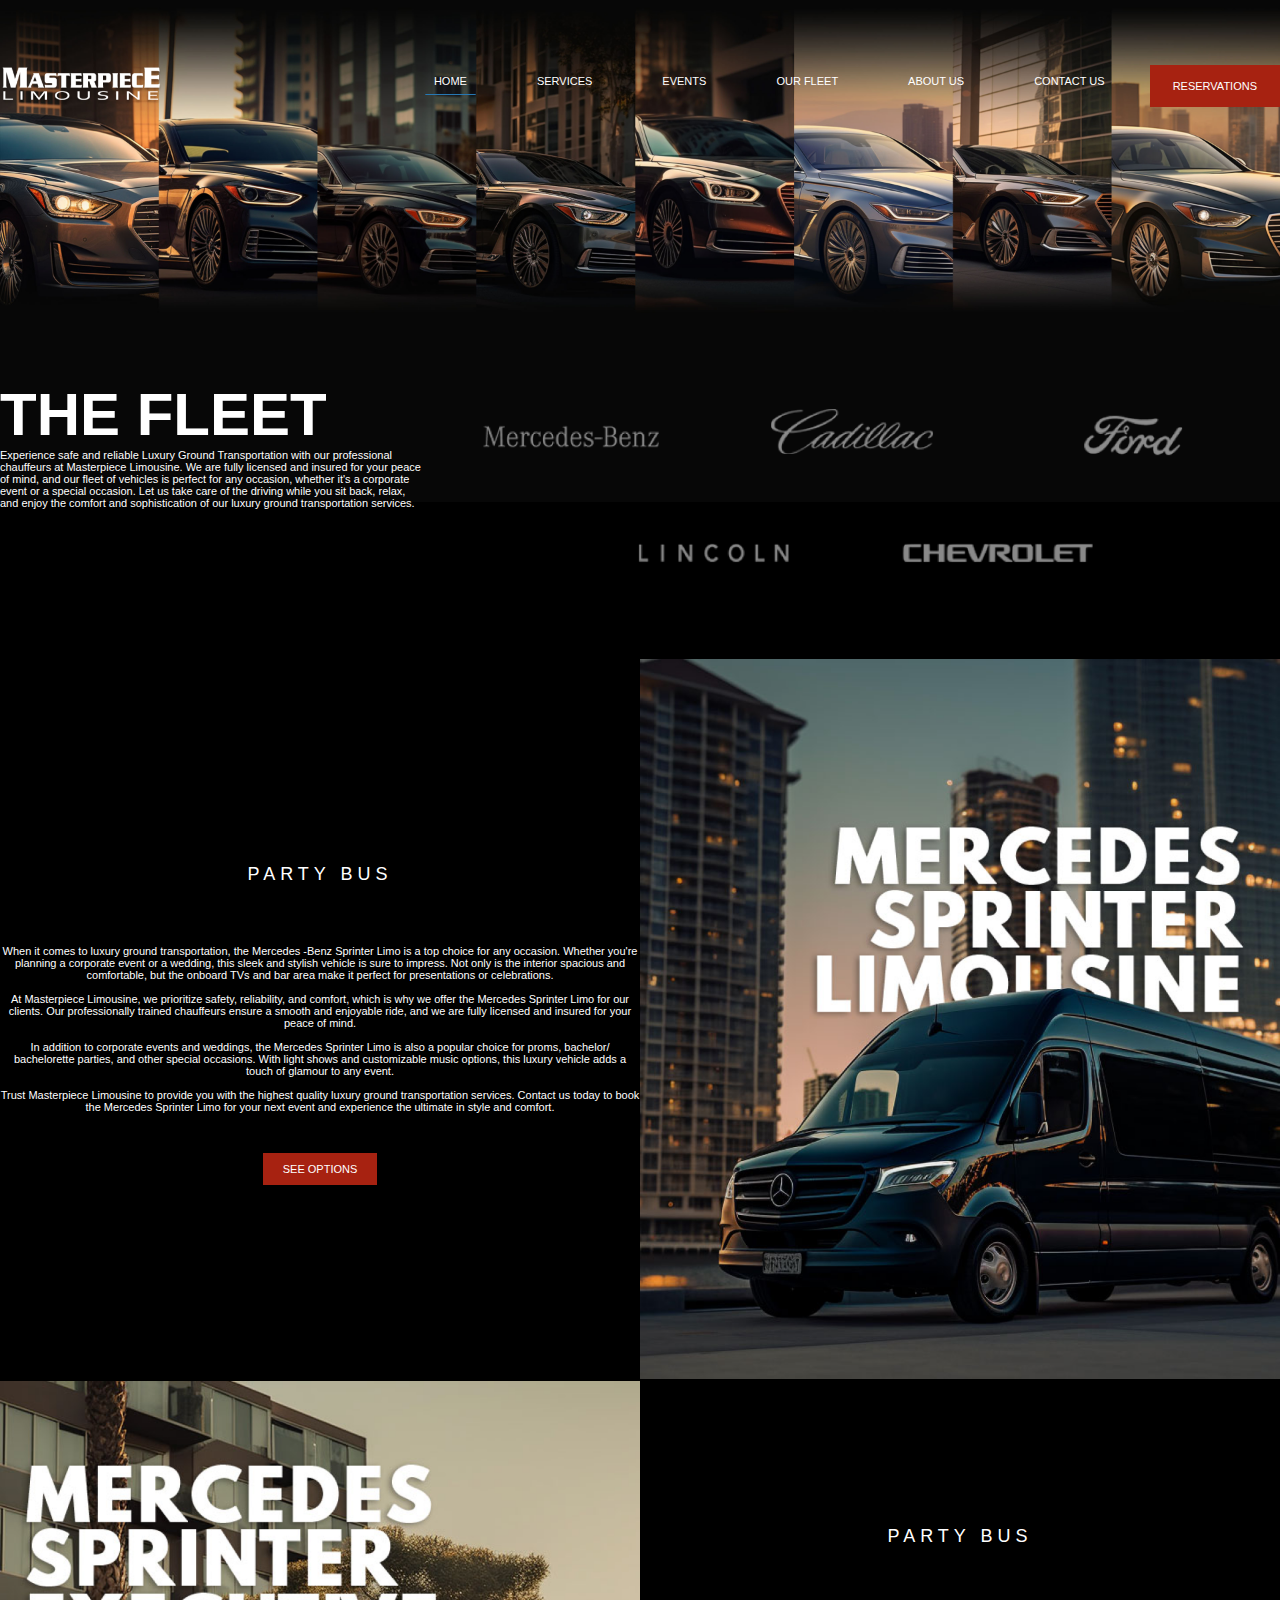
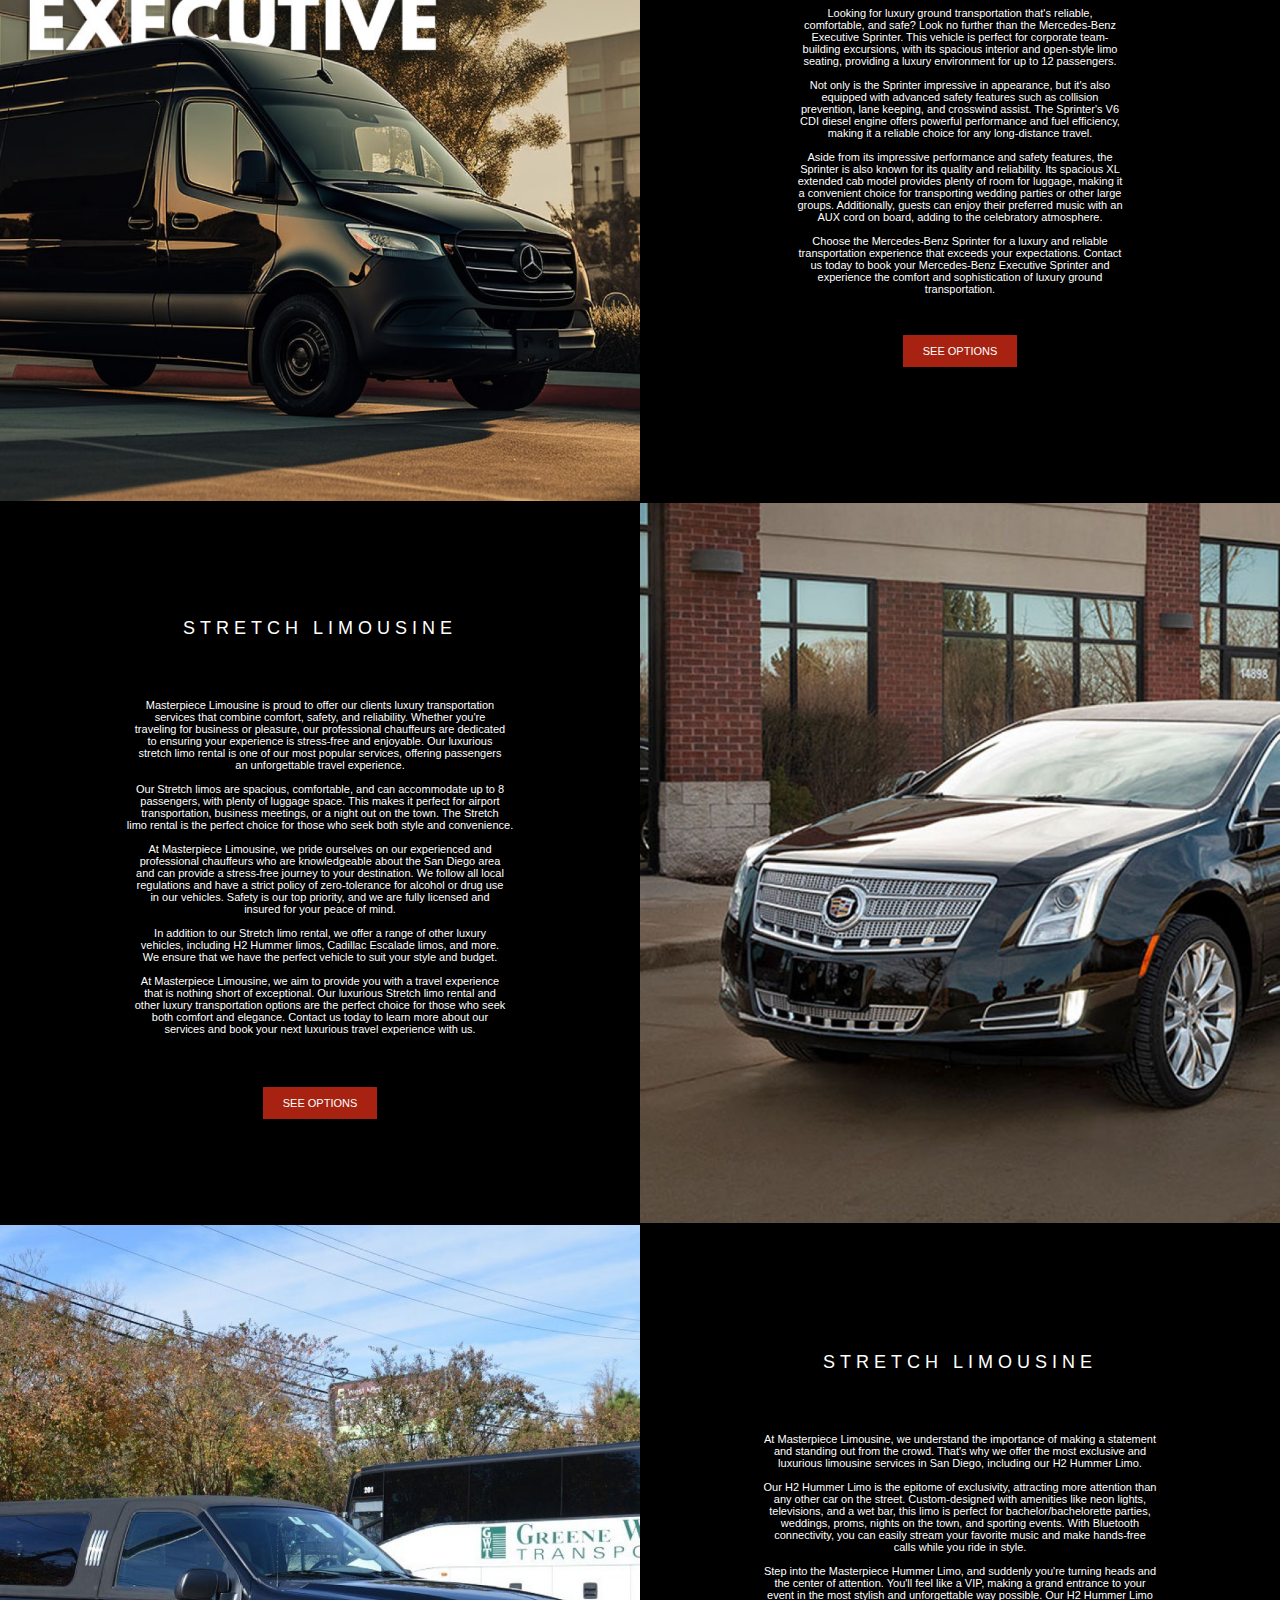
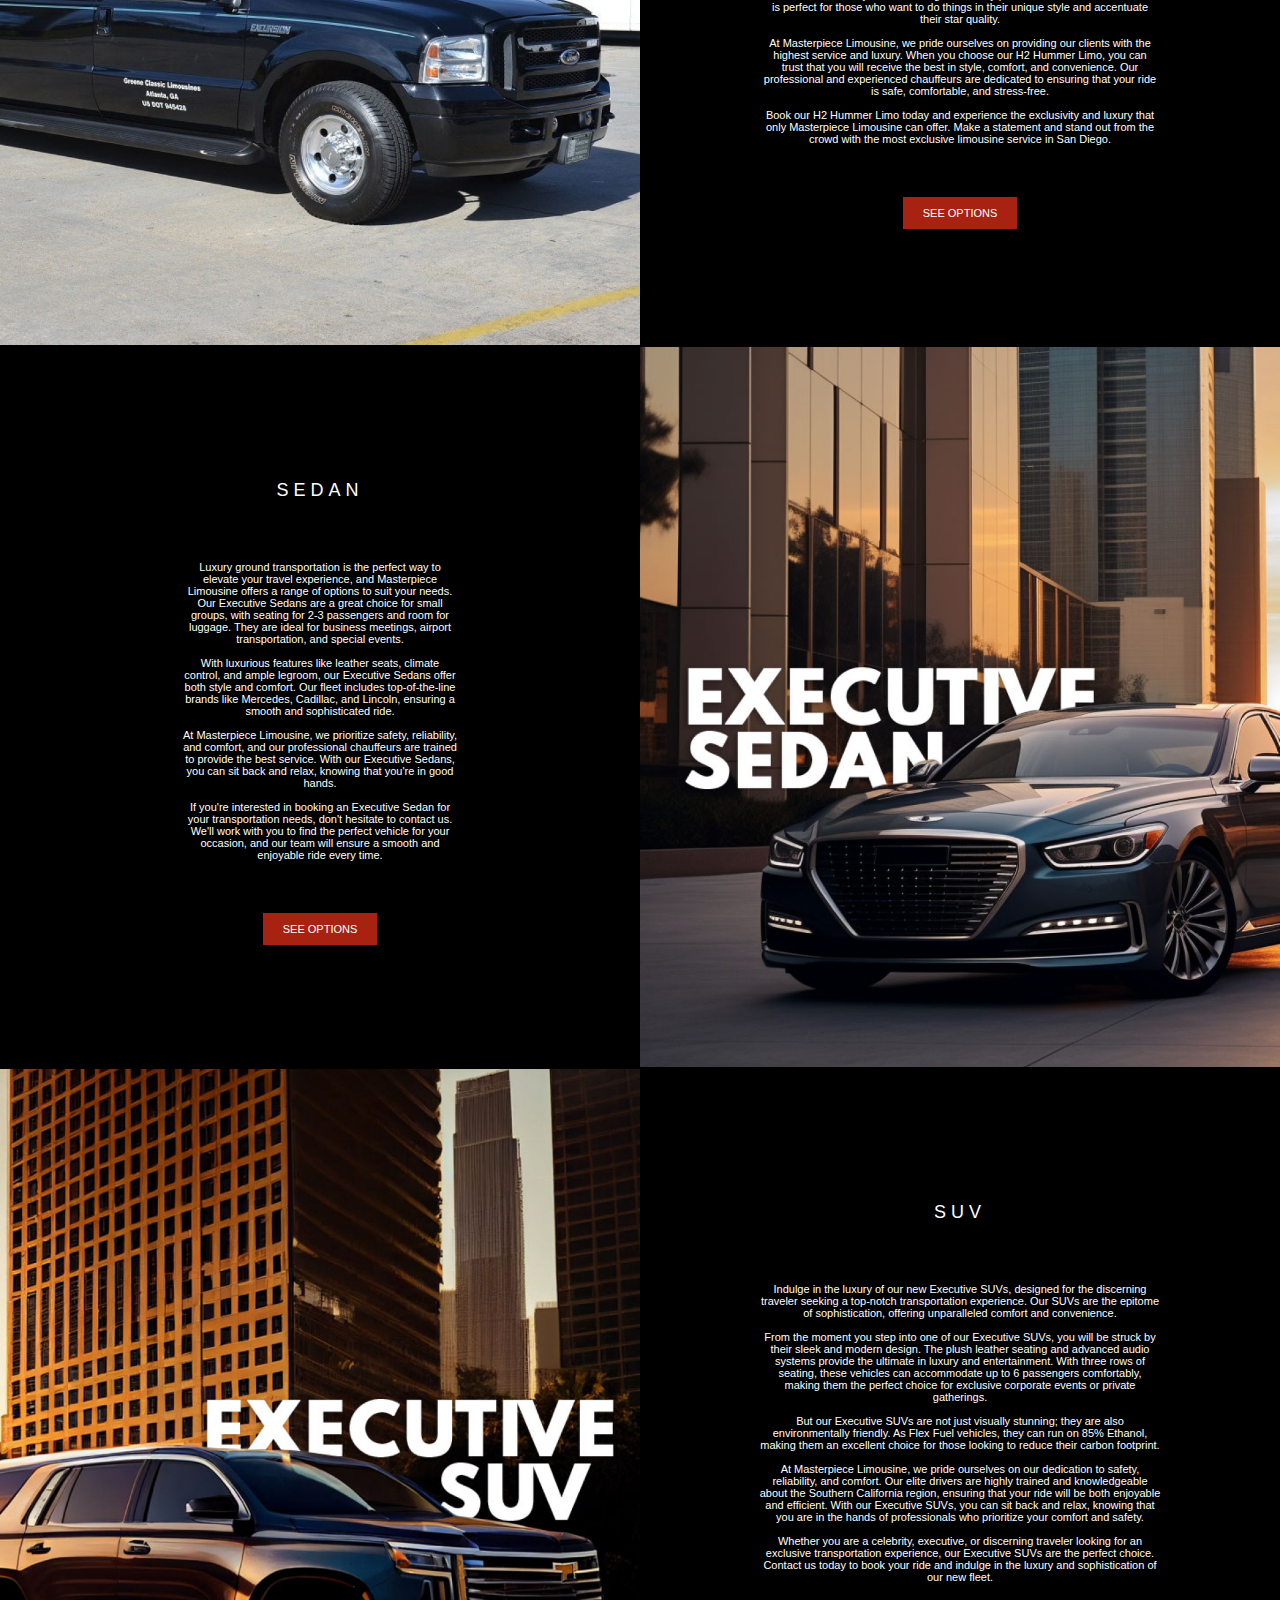
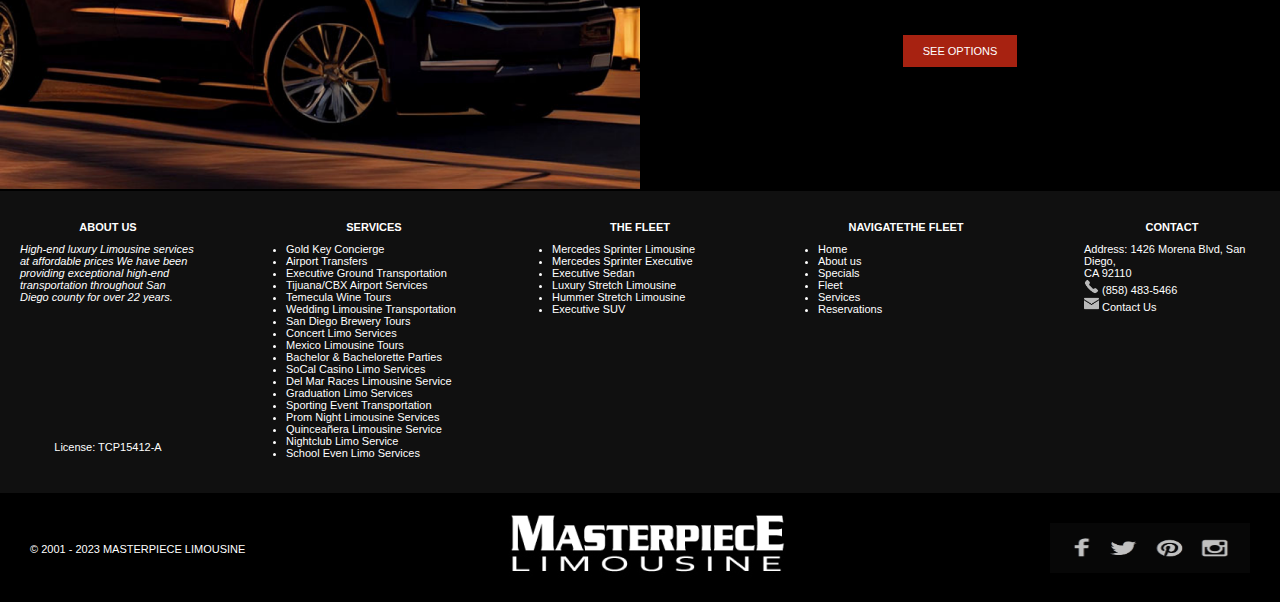
<file: fleet.html>
<!DOCTYPE html>
<html lang="en">

<head>
    <meta charset="UTF-8">
    <meta name="viewport" content="width=device-width, initial-scale=1.0">
    <link rel="stylesheet" href="assets\css\fleet.css">
    <link rel="icon" type="image/png" href="assets\images\logo\favicon.png">
    <link rel="stylesheet" href="assets\css\header-footer.css">
    <link rel="stylesheet" href="assets\css\global.css">
    <script src="assets\js\header-footer.js" defer></script>
    <title>services</title>
</head>

<body>
    <!--------NAVIGATION BAR---------->

    <div id="header"></div>

    <!----------SECTION HERO------------->

    <section>
        <div class="hero-section background-image">
            <div class="container">
                <div class="inner-container">
                    <div class="content-divider">
                        <div class="content-container">
                            <h1 id="heading">
                                THE FLEET
                            </h1>
                            <p id="description">
                                Experience safe and reliable Luxury Ground Transportation
                                with our professional chauffeurs at Masterpiece Limousine. We
                                are fully licensed and insured for your peace of mind, and our
                                fleet of vehicles is perfect for any occasion, whether it's a
                                corporate event or a special occasion. Let us take care of the
                                driving while you sit back, relax, and enjoy the comfort and
                                sophistication of our luxury ground transportation services.
                            </p>
                        </div>
                        <div class="logo-container">
                            <img src="assets\images\logo\Rectangle 42.png" alt="">
                            <img src="assets\images\logo\Rectangle 43.png" alt="">
                            <img src="assets\images\logo\Rectangle 44.png" alt="">
                            <br>
                            <img src="assets\images\logo\Rectangle 45.png" alt="">
                            <img src="assets\images\logo\Rectangle 46.png" alt="">
                        </div>
                    </div>
                </div>
            </div>
        </div>
    </section>
    <!------------------------SECTION FLEET 1----------------------->
    <section>
        <div class="content-divider">
            <div class="outer-fleet">
                <div class="fleet-content">
                    <p class="fleet-heading">PARTY BUS</p>
                    <p>When it comes to luxury ground transportation, the Mercedes
                        -Benz Sprinter Limo is a top choice for any occasion. Whether
                        you're planning a corporate event or a wedding, this sleek and 
                        stylish vehicle is sure to impress. Not only is the interior spacious 
                        and comfortable, but the onboard TVs and bar area make it perfect 
                        for presentations or celebrations. <br><br>

                        At Masterpiece Limousine, we prioritize safety, reliability, and 
                        comfort, which is why we offer the Mercedes Sprinter Limo for our 
                        clients. Our professionally trained chauffeurs ensure a smooth and
                        enjoyable ride, and we are fully licensed and insured for your peace 
                        of mind. <br><br>

                        In addition to corporate events and weddings, the Mercedes 
                        Sprinter Limo is also a popular choice for proms, bachelor/ 
                        bachelorette parties, and other special occasions. With light shows 
                        and customizable music options, this luxury vehicle adds a touch of 
                        glamour to any event. <br><br>

                        Trust Masterpiece Limousine to provide you with the highest quality
                        luxury ground transportation services. Contact us today to book the
                        Mercedes Sprinter Limo for your next event and experience the
                        ultimate in style and comfort. <br></p>
                    <div class="button-holder">
                        <a href="" class="button">SEE OPTIONS</a>
                    </div>
                </div>
            </div>
            <div class="image-container">
                <img src="assets\images\ourfleet\msl2.png" alt="">
            </div>
        </div>
    </section>
    <!------------------------SECTION FLEET 2---------------------->
    <section>
        <div class="content-divider">
            <div class="image-container">
                <img src="assets\images\ourfleet\msl1.png" alt="">
            </div>
            <div class="outer-fleet">
                <div class="fleet-content">
                    <p class="fleet-heading">PARTY BUS</p>
                    <p>Looking for luxury ground transportation that's reliable, <br>
                        comfortable, and safe? Look no further than the Mercedes-Benz <br>
                        Executive Sprinter. This vehicle is perfect for corporate team- <br>
                        building excursions, with its spacious interior and open-style limo <br>
                        seating, providing a luxury environment for up to 12 passengers.<br><br>

                        Not only is the Sprinter impressive in appearance, but it's also <br>
                        equipped with advanced safety features such as collision <br>
                        prevention, lane keeping, and crosswind assist. The Sprinter's V6 <br>
                        CDI diesel engine offers powerful performance and fuel efficiency, <br>
                        making it a reliable choice for any long-distance travel.<br><br>

                        Aside from its impressive performance and safety features, the <br>
                        Sprinter is also known for its quality and reliability. Its spacious XL <br>
                        extended cab model provides plenty of room for luggage, making it <br>
                        a convenient choice for transporting wedding parties or other large <br>
                        groups. Additionally, guests can enjoy their preferred music with an <br>
                        AUX cord on board, adding to the celebratory atmosphere.<br><br>

                        Choose the Mercedes-Benz Sprinter for a luxury and reliable <br>
                        transportation experience that exceeds your expectations. Contact<br>
                        us today to book your Mercedes-Benz Executive Sprinter and <br>
                        experience the comfort and sophistication of luxury ground <br>transportation.<br>
                    </p>
                    <div class="button-holder">
                        <a href="" class="button">SEE OPTIONS</a>
                    </div>
                </div>
            </div>
        </div>
    </section>
    <!------------------------SECTION FLEET 3----------------------->
    <section>
        <div class="content-divider">
            <div class="outer-fleet">
                <div class="fleet-content">
                    <p class="fleet-heading">STRETCH LIMOUSINE</p>
                    <p>Masterpiece Limousine is proud to offer our clients luxury transportation <br>
                        services that combine comfort, safety, and reliability. Whether you're <br>
                        traveling for business or pleasure, our professional chauffeurs are dedicated <br>
                        to ensuring your experience is stress-free and enjoyable. Our luxurious <br>
                        stretch limo rental is one of our most popular services, offering passengers <br>
                        an unforgettable travel experience. <br> <br>

                        Our Stretch limos are spacious, comfortable, and can accommodate up to 8 <br>
                        passengers, with plenty of luggage space. This makes it perfect for airport <br>
                        transportation, business meetings, or a night out on the town. The Stretch <br>
                        limo rental is the perfect choice for those who seek both style and convenience. <br> <br>

                        At Masterpiece Limousine, we pride ourselves on our experienced and <br>
                        professional chauffeurs who are knowledgeable about the San Diego area <br>
                        and can provide a stress-free journey to your destination. We follow all local <br>
                        regulations and have a strict policy of zero-tolerance for alcohol or drug use <br>
                        in our vehicles. Safety is our top priority, and we are fully licensed and <br>
                        insured for your peace of mind. <br> <br>

                        In addition to our Stretch limo rental, we offer a range of other luxury <br>
                        vehicles, including H2 Hummer limos, Cadillac Escalade limos, and more. <br>
                        We ensure that we have the perfect vehicle to suit your style and budget. <br> <br>

                        At Masterpiece Limousine, we aim to provide you with a travel experience <br>
                        that is nothing short of exceptional. Our luxurious Stretch limo rental and <br>
                        other luxury transportation options are the perfect choice for those who seek <br>
                        both comfort and elegance. Contact us today to learn more about our <br>
                        services and book your next luxurious travel experience with us.<br> <br></p>
                    <div class="button-holder">
                        <a href="" class="button">SEE OPTIONS</a>
                    </div>
                </div>
            </div>
            <div class="image-container">
                <img src="assets\images\ourfleet\LSL 1.png" alt="">
            </div>
        </div>
    </section>
    <!-----------------------SECTION FLEET 4---------------------->
    <section>
        <div class="content-divider">
            <div class="image-container">
                <img src="assets\images\ourfleet\HSL 1.png" alt="">
            </div>
            <div class="outer-fleet">
                <div class="fleet-content">
                    <p class="fleet-heading">STRETCH LIMOUSINE</p>
                    <p>At Masterpiece Limousine, we understand the importance of making a statement <br>
                        and standing out from the crowd. That's why we offer the most exclusive and <br>
                        luxurious limousine services in San Diego, including our H2 Hummer Limo.<br><br>

                        Our H2 Hummer Limo is the epitome of exclusivity, attracting more attention than <br>
                        any other car on the street. Custom-designed with amenities like neon lights, <br>
                        televisions, and a wet bar, this limo is perfect for bachelor/bachelorette parties, <br>
                        weddings, proms, nights on the town, and sporting events. With Bluetooth <br>
                        connectivity, you can easily stream your favorite music and make hands-free <br>
                        calls while you ride in style.<br><br>

                        Step into the Masterpiece Hummer Limo, and suddenly you're turning heads and <br>
                        the center of attention. You'll feel like a VIP, making a grand entrance to your <br>
                        event in the most stylish and unforgettable way possible. Our H2 Hummer Limo <br>
                        is perfect for those who want to do things in their unique style and accentuate <br>
                        their star quality.<br><br>

                        At Masterpiece Limousine, we pride ourselves on providing our clients with the <br>
                        highest service and luxury. When you choose our H2 Hummer Limo, you can <br>
                        trust that you will receive the best in style, comfort, and convenience. Our <br>
                        professional and experienced chauffeurs are dedicated to ensuring that your ride <br>
                        is safe, comfortable, and stress-free.<br><br>

                        Book our H2 Hummer Limo today and experience the exclusivity and luxury that <br>
                        only Masterpiece Limousine can offer. Make a statement and stand out from the <br>
                        crowd with the most exclusive limousine service in San Diego. <br><br></p>
                    <div class="button-holder">
                        <a href="" class="button">SEE OPTIONS</a>
                    </div>
                </div>
            </div>
        </div>
    </section>
    <!------------------------SECTION FLEET 5----------------------->
    <section>
        <div class="content-divider">
            <div class="outer-fleet">
                <div class="fleet-content">
                    <p class="fleet-heading">SEDAN</p>
                    <p>Luxury ground transportation is the perfect way to <br>
                        elevate your travel experience, and Masterpiece <br>
                        Limousine offers a range of options to suit your needs.<br>
                        Our Executive Sedans are a great choice for small <br>
                        groups, with seating for 2-3 passengers and room for <br>
                        luggage. They are ideal for business meetings, airport <br>
                        transportation, and special events.<br><br>

                        With luxurious features like leather seats, climate <br>
                        control, and ample legroom, our Executive Sedans offer <br>
                        both style and comfort. Our fleet includes top-of-the-line <br>
                        brands like Mercedes, Cadillac, and Lincoln, ensuring a <br>
                        smooth and sophisticated ride.<br><br>

                        At Masterpiece Limousine, we prioritize safety, reliability, <br>
                        and comfort, and our professional chauffeurs are trained <br>
                        to provide the best service. With our Executive Sedans, <br>
                        you can sit back and relax, knowing that you're in good<br>
                        hands.<br><br>

                        If you're interested in booking an Executive Sedan for <br>
                        your transportation needs, don't hesitate to contact us. <br>
                        We'll work with you to find the perfect vehicle for your <br>
                        occasion, and our team will ensure a smooth and <br>
                        enjoyable ride every time. <br><br></p>
                    <div class="button-holder">
                        <a href="" class="button">SEE OPTIONS</a>
                    </div>
                </div>
            </div>
            <div class="image-container">
                <img src="assets\images\ourfleet\ES 1.png" alt="">
            </div>
        </div>
    </section>
    <!------------------------SECTION FLEET 6---------------------->
    <section>
        <div class="content-divider">
            <div class="image-container">
                <img src="assets\images\ourfleet\ESUV 1.png" alt="">
            </div>
            <div class="outer-fleet">
                <div class="fleet-content">
                    <p class="fleet-heading">SUV</p>
                    <p>Indulge in the luxury of our new Executive SUVs, designed for the discerning <br>traveler seeking
                        a top-notch transportation experience. Our SUVs are the epitome <br>
                        of sophistication, offering unparalleled comfort and convenience. <br> <br>

                        From the moment you step into one of our Executive SUVs, you will be struck by <br>
                        their sleek and modern design. The plush leather seating and advanced audio <br>
                        systems provide the ultimate in luxury and entertainment. With three rows of <br>
                        seating, these vehicles can accommodate up to 6 passengers comfortably, <br>
                        making them the perfect choice for exclusive corporate events or private <br>
                        gatherings. <br> <br>

                        But our Executive SUVs are not just visually stunning; they are also <br>
                        environmentally friendly. As Flex Fuel vehicles, they can run on 85% Ethanol, <br>
                        making them an excellent choice for those looking to reduce their carbon footprint. <br> <br>

                        At Masterpiece Limousine, we pride ourselves on our dedication to safety, <br>
                        reliability, and comfort. Our elite drivers are highly trained and knowledgeable <br>
                        about the Southern California region, ensuring that your ride will be both enjoyable <br>
                        and efficient. With our Executive SUVs, you can sit back and relax, knowing that <br>
                        you are in the hands of professionals who prioritize your comfort and safety. <br> <br>

                        Whether you are a celebrity, executive, or discerning traveler looking for an <br>
                        exclusive transportation experience, our Executive SUVs are the perfect choice. <br>
                        Contact us today to book your ride and indulge in the luxury and sophistication of <br>
                        our new fleet. <br><br></p>
                    <div class="button-holder">
                        <a href="" class="button">SEE OPTIONS</a>
                    </div>
                </div>

            </div>
        </div>
    </section>

    <!----------Footer----------->
    
    <div id="footer"></div>


   
</body>

</html>
</file>
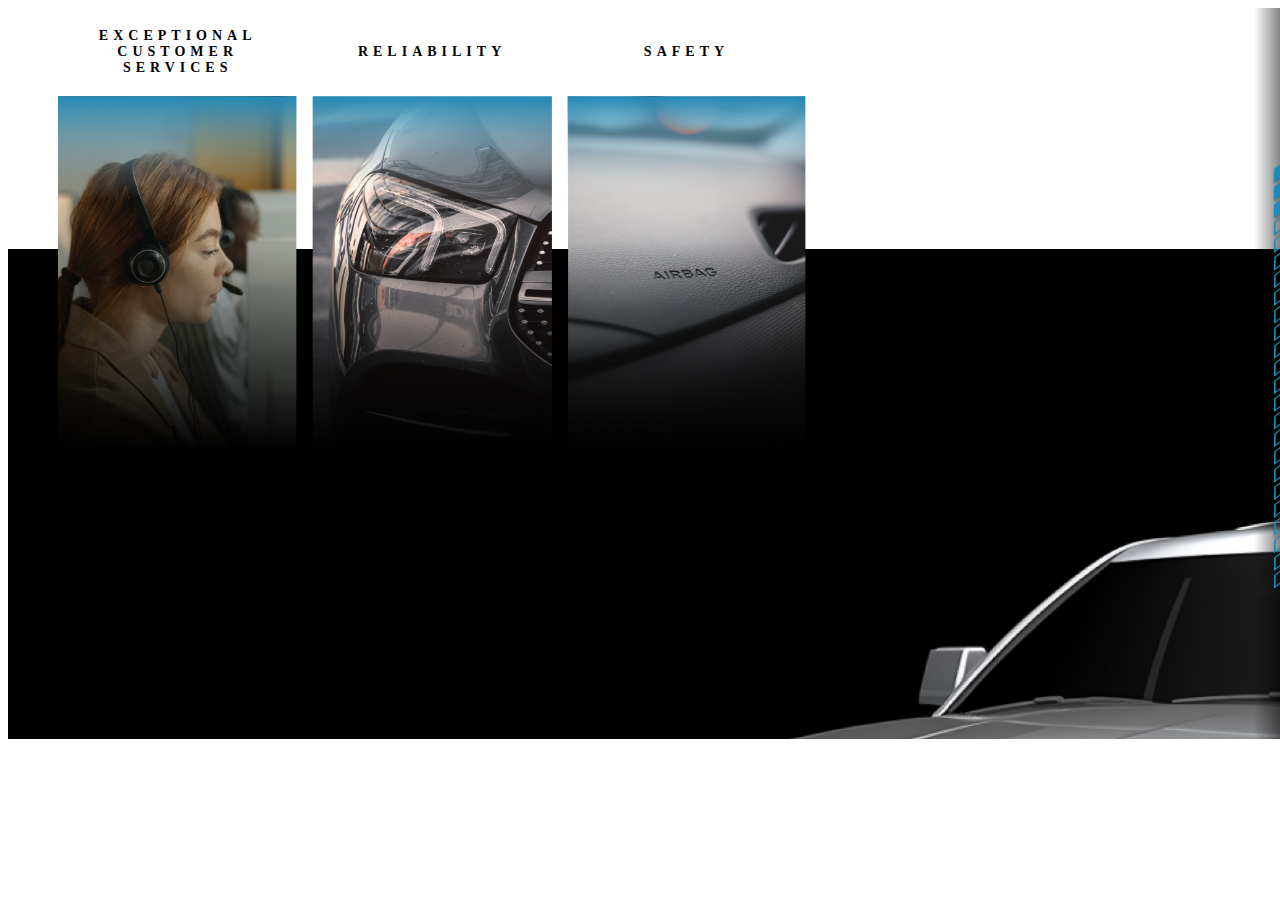
<file: practice.html>
<!DOCTYPE html>
<html lang="en">
<head>
    <meta charset="UTF-8">
    <meta name="viewport" content="width=device-width, initial-scale=1.0">
    <title>Document</title>

<style>
    /*---- SERVICE SECTION ---- */
    bod
.service-section {
  margin-top: 40px;
}
.service-row {
  display: flex;
  margin-left: 50px;
  gap: 15px;
  position: absolute;
}

.service-col {
  max-width: 20%;
  text-align: center;
}

.service-col img{
  width: 100%;
}

.service-title {
  font-size: 14px;
  height: 60px;
  display: flex;
  align-items: center;
  justify-content: center;
  letter-spacing: 5px;
}

.servive-image {
  width: 1300px;
  overflow: hidden;
}
.servive-image img{
  width: 100%;
  display: block;
}

</style>









</head>

<body>
 <!--------SERVICE SECTION--------->

 <section class="service-section">
    <div class="container">

      <div class="service-row">
        <div class="service-col">
          <h3 class="service-title ">EXCEPTIONAL <br /> CUSTOMER<br /> SERVICES </h3>
          <img src="assets\images\home\img1.png" alt="" />
          <P class="service-description">
            Masterpiece Limousine is <br />
            dedicated to providing our clients <br />
            with the highest level of service, <br />
            ensuring a smooth and enjoyable <br />
            transportation experience.
          </P>
        </div>

        <div class="service-col">
          <h3 class="service-title">RELIABILITY</h3>
          <img src="assets\images\home\img2.png" alt=""/>
          <p class="service-description">
            We are committed to being punctual <br />
            and dependable, ensuring our clients <br />
            arrive at their destination on time and <br />
            with minimal stress.
          </p>
        </div>

        <div class="service-col">
          <h3 class="service-title ">SAFETY</h3>
          <img src="assets\images\home\img3.png" alt=""/>
          <p class="service-description">
            The safety of our clients is our top <br />
            priority. We only hire qualified and <br />
            experienced chauffeurs trained in safe <br />
            driving practices and knowledgeable <br />
            about the Southern California region.
          </p>
        </div>
      </div>

      <div class="servive-image">
        <img src="assets\images\home\bg-part1.png" alt="" >
      </div>

    </div>
  </section>






    
</body>
</html>
</file>
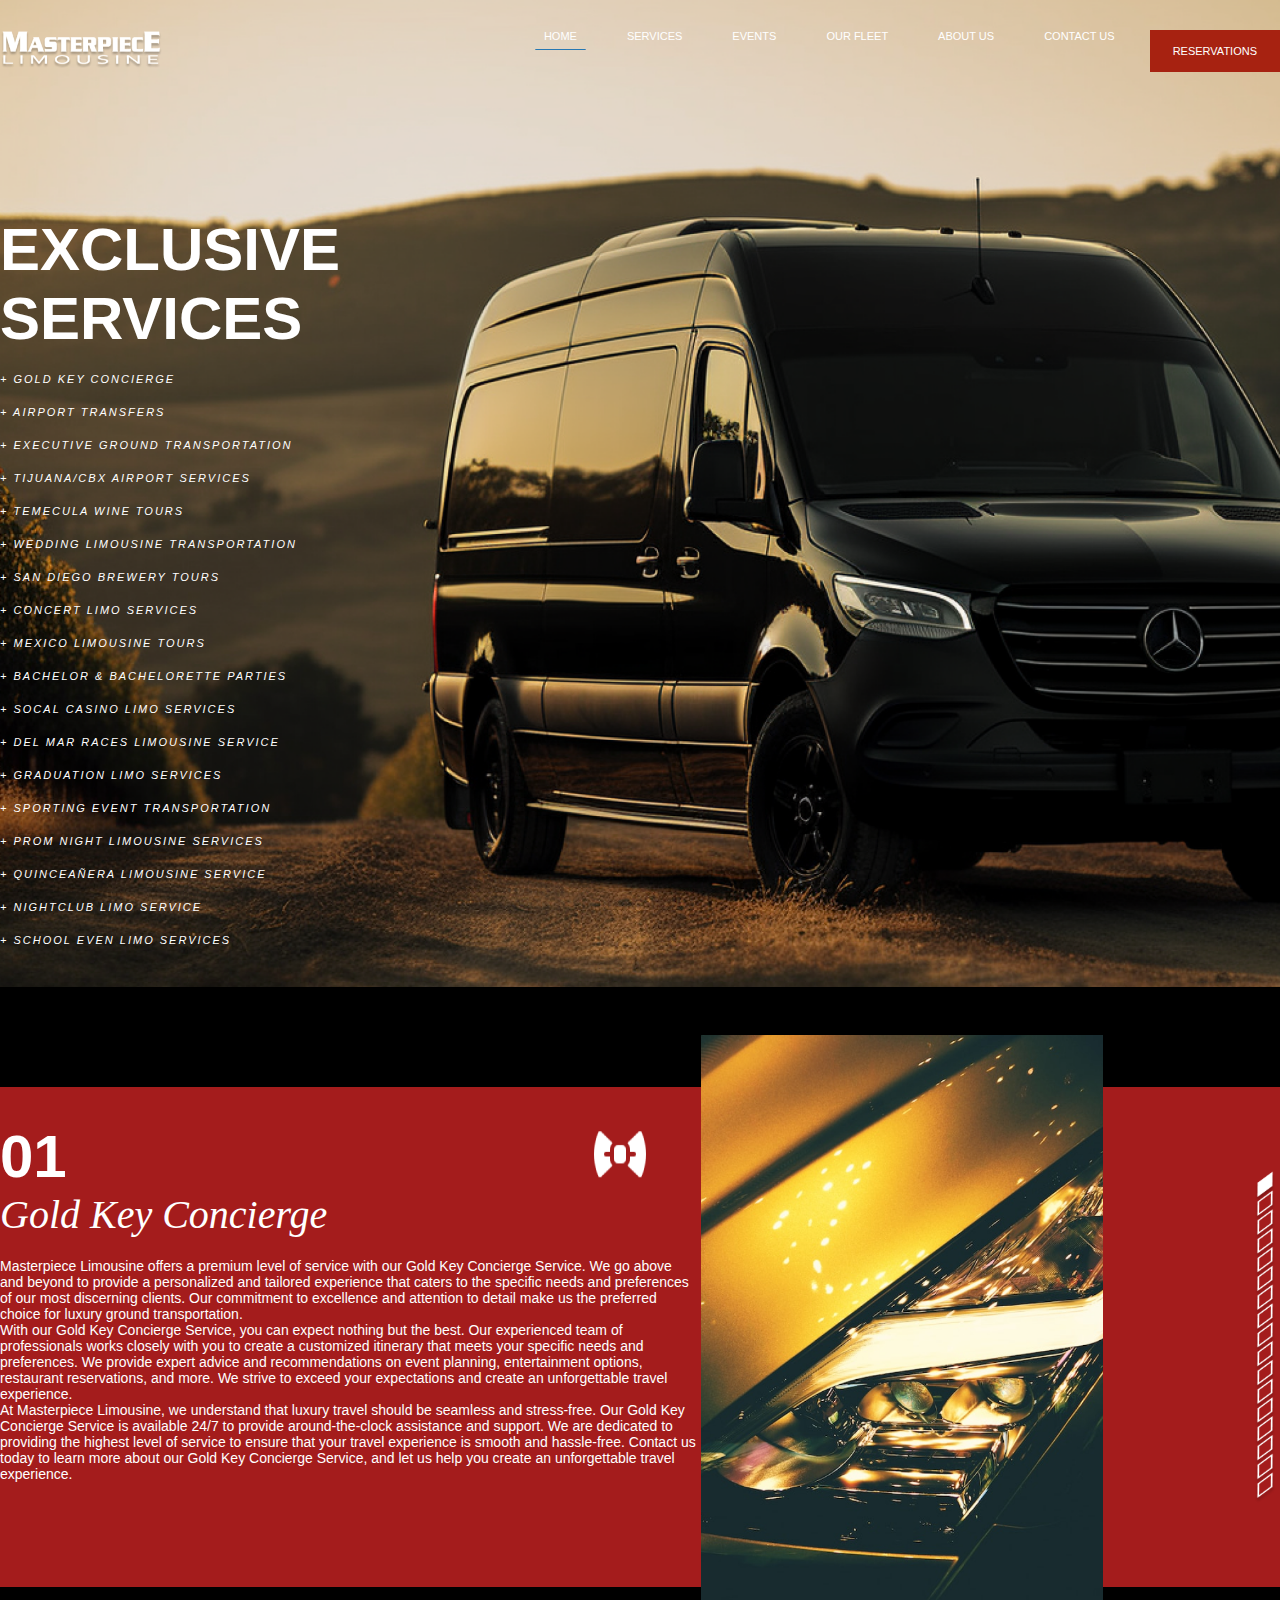
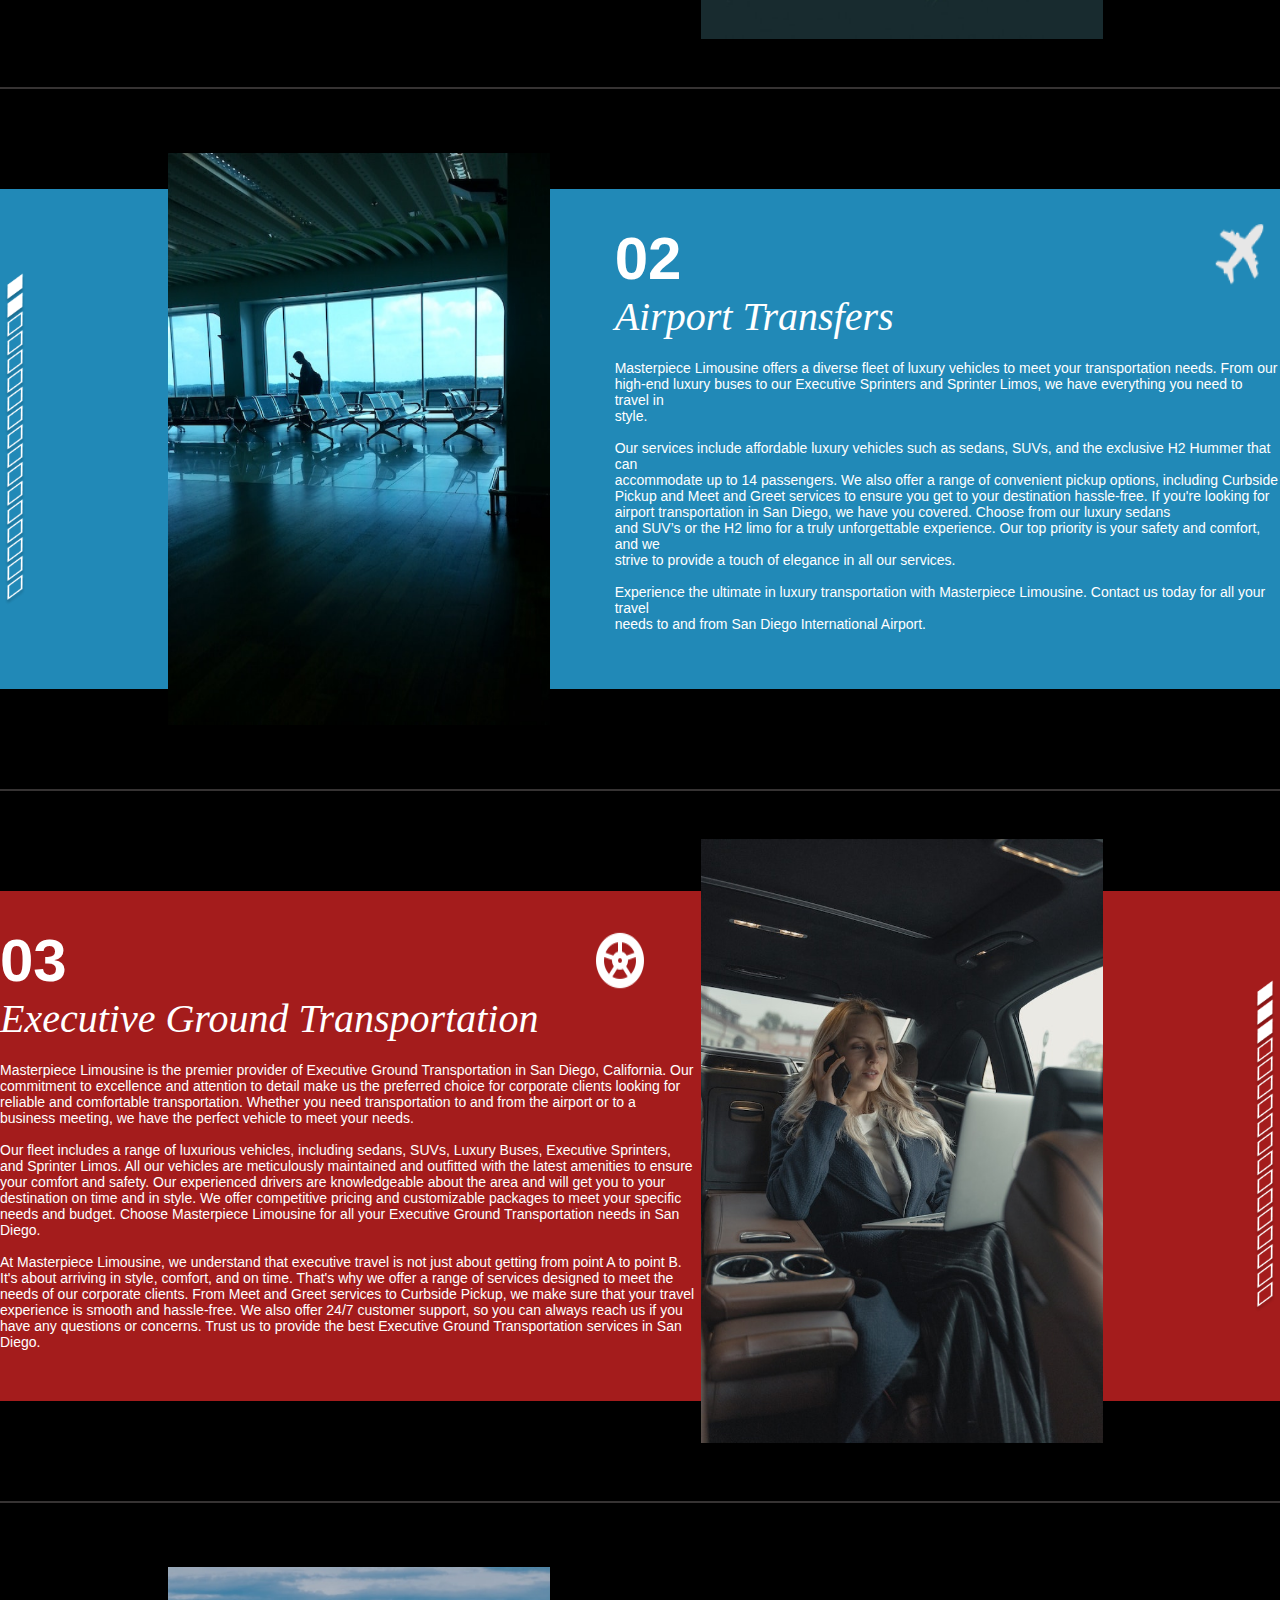
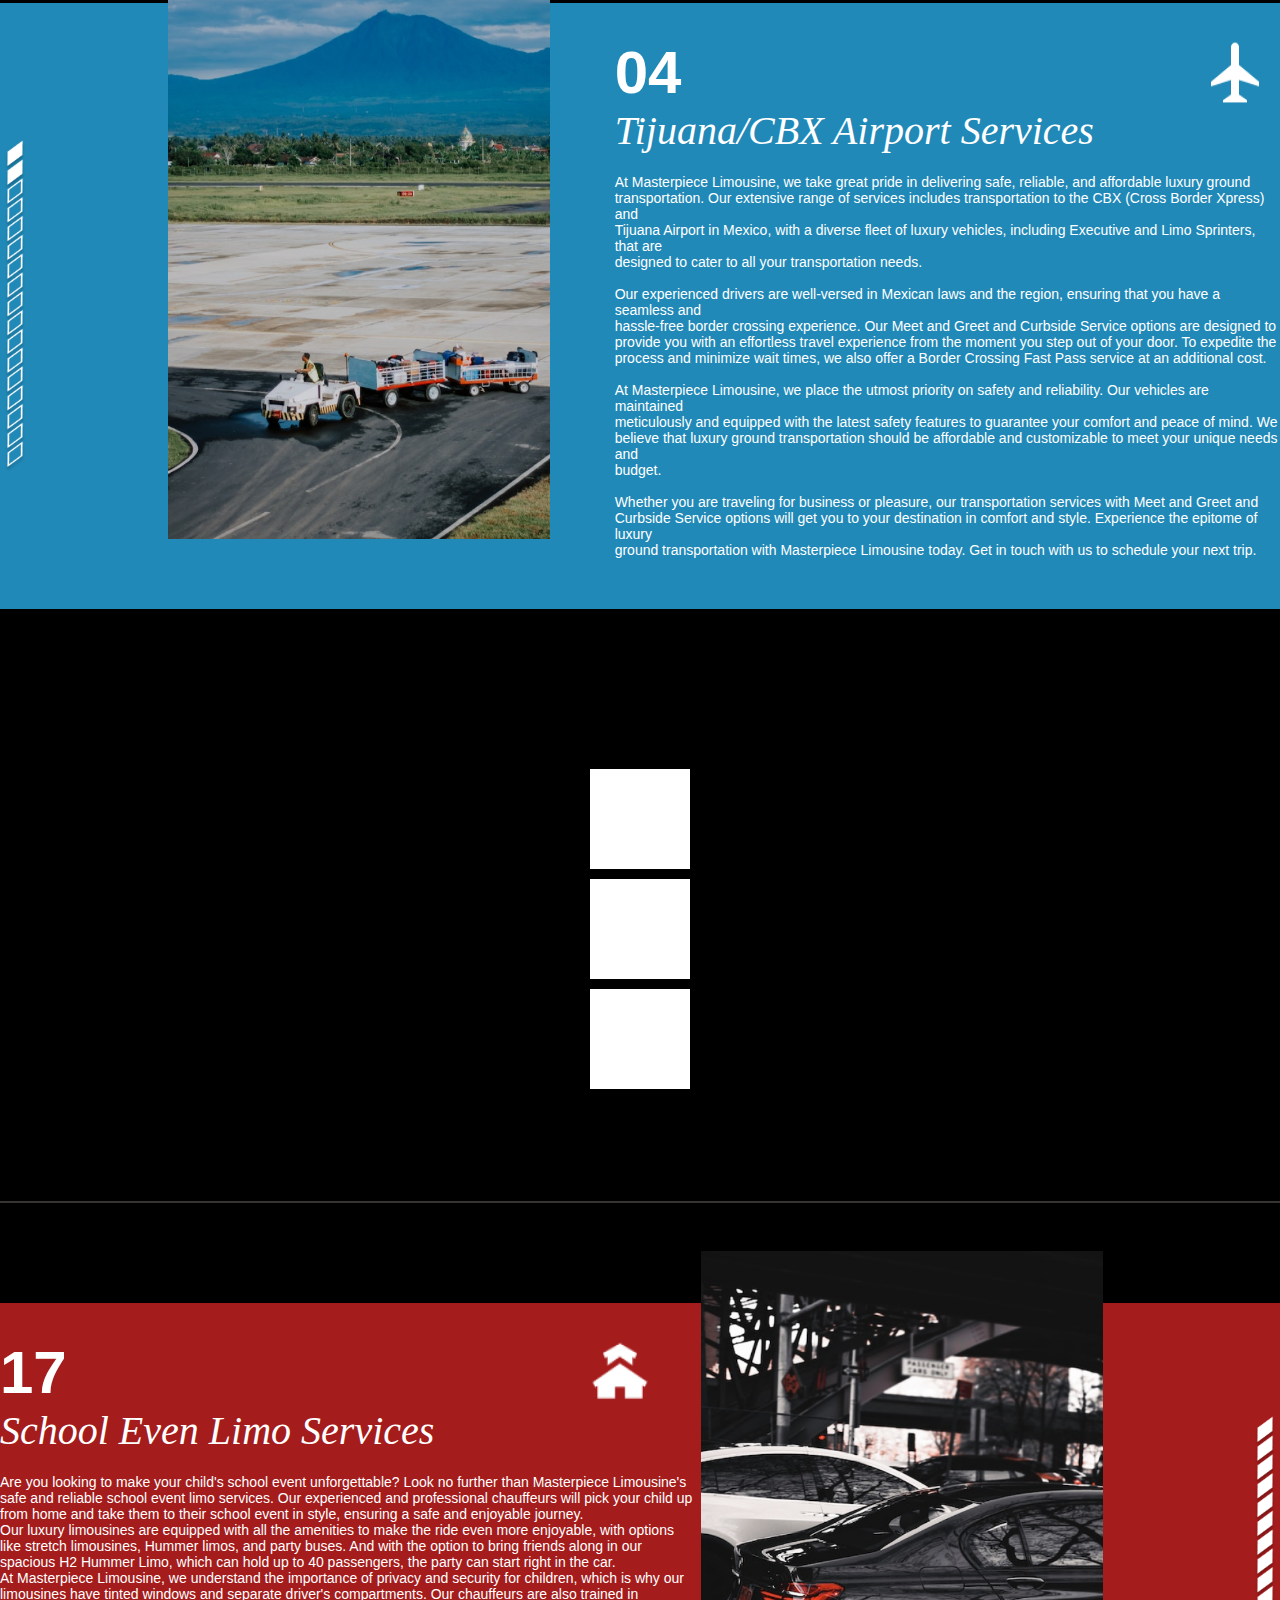
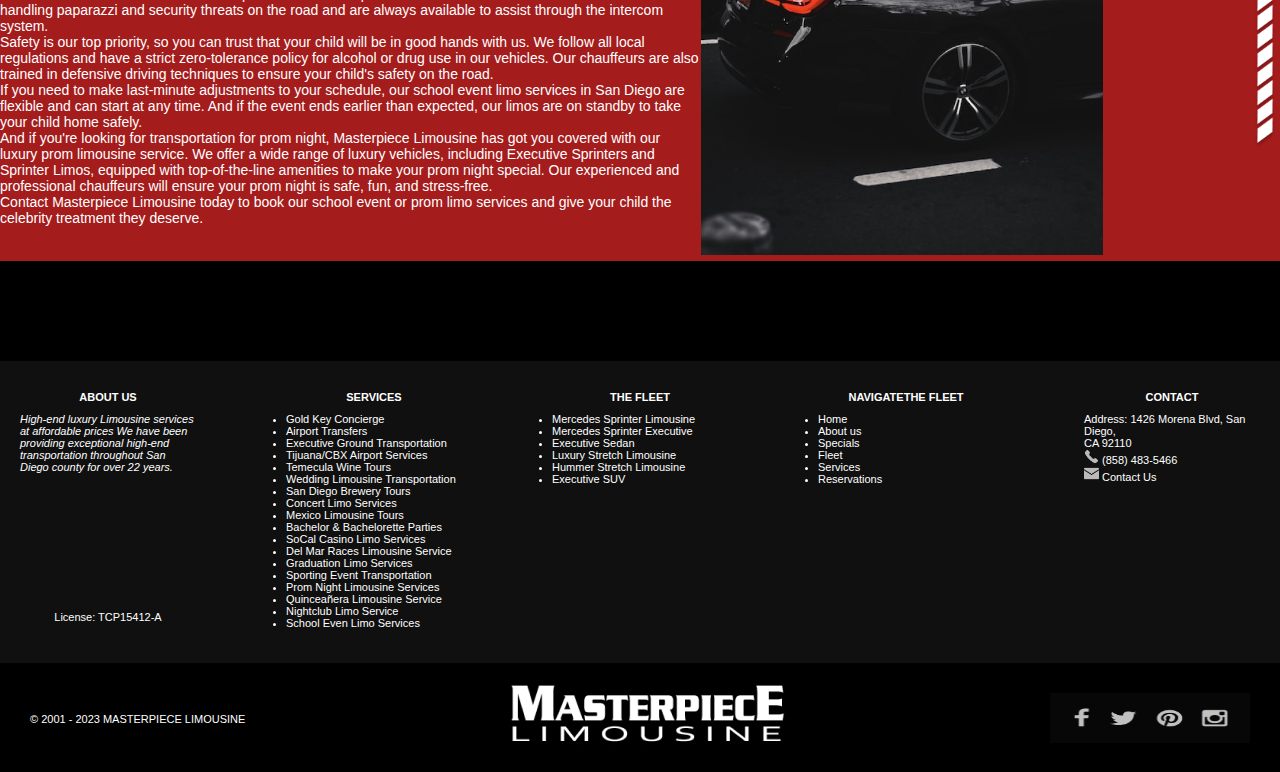
<file: Services.html>
<!DOCTYPE html>
<html lang="en">

<head>
  <meta charset="UTF-8">
  <meta name="viewport" content="width=device-width, initial-scale=1.0">
  <title>Home</title>
 <link rel="icon" type="image/png" href="assets\images\logo\favicon.png">

 
  <link rel="stylesheet" href="assets\css\header-footer.css">
  <link rel="stylesheet" href="assets\css\services.css">
  <link rel="stylesheet" href="assets\css\global.css">
 
  <link rel="stylesheet" href="assets\css\side-bar.css">

 
  <script src="assets\js\header-footer.js" defer></script>
</head>


<body>
    <!------------------NAVIGATION BAR---------------->

    <div id="header"></div>

    <!------------------------SECTION HERO----------------------->
    <section>
        <div class="hero-section background-image">
            <div class="container">
                <div class="content-container">
                    <h1 id="service">
                        EXCLUSIVE <br>
                        SERVICES
                    </h1>
                    <p id="services-type">
                        <i> + GOLD KEY CONCIERGE <br>
                            + AIRPORT TRANSFERS<br>
                            + EXECUTIVE GROUND TRANSPORTATION <br>
                            + TIJUANA/CBX AIRPORT SERVICES <br>
                            + TEMECULA WINE TOURS <br>
                            + WEDDING LIMOUSINE TRANSPORTATION <br>
                            + SAN DIEGO BREWERY TOURS <br>
                            + CONCERT LIMO SERVICES<br>
                            + MEXICO LIMOUSINE TOURS<br>
                            + BACHELOR & BACHELORETTE PARTIES<br>
                            + SOCAL CASINO LIMO SERVICES<br>
                            + DEL MAR RACES LIMOUSINE SERVICE<BR>
                            + GRADUATION LIMO SERVICES<br>
                            + SPORTING EVENT TRANSPORTATION<br>
                            + PROM NIGHT LIMOUSINE SERVICES<br>
                            + QUINCEAÑERA LIMOUSINE SERVICE<br>
                            + NIGHTCLUB LIMO SERVICE<br>
                            + SCHOOL EVEN LIMO SERVICES<br></i>
                    </p>
                </div>
            </div>
        </div>
    </section>
    <!---------------------------------------service 1- (red section)------------------------------->
    <section>
        <div class="black-container">
            <div class="red-container">
                <div class="container">
                    <div class=" content-holder">
                        <div class="red-content">
                            <div class="bow-icon">
                                <h1 class="sect-no">01</h1>
                                <img src="assets/images/icons/Filled Bow Tie.png" alt="">
                            </div>
                            <p class="title">
                                Gold Key Concierge
                            </p>
                            <p class="description">
                                Masterpiece Limousine offers a premium level of service with our Gold Key Concierge
                                Service.
                                We
                                go above <br>
                                and beyond to provide a personalized and tailored experience that caters to the specific
                                needs
                                and preferences <br>
                                of our most discerning clients. Our commitment to excellence and attention to detail
                                make us
                                the
                                preferred <br>
                                choice for luxury ground transportation. <br>

                                With our Gold Key Concierge Service, you can expect nothing but the best. Our
                                experienced
                                team
                                of <br>
                                professionals works closely with you to create a customized itinerary that meets your
                                specific
                                needs and <br>
                                preferences. We provide expert advice and recommendations on event planning,
                                entertainment
                                options, <br>
                                restaurant reservations, and more. We strive to exceed your expectations and create an
                                unforgettable travel <br>
                                experience. <br>
                                At Masterpiece Limousine, we understand that luxury travel should be seamless and
                                stress-free.
                                Our Gold Key <br>
                                Concierge Service is available 24/7 to provide around-the-clock assistance and support.
                                We
                                are
                                dedicated to <br>
                                providing the highest level of service to ensure that your travel experience is smooth
                                and
                                hassle-free. Contact us <br>
                                today to learn more about our Gold Key Concierge Service, and let us help you create an
                                unforgettable travel <br>
                                experience.
                            </p>
                        </div>
                        <div class="image-container">
                            <img src="assets/images/services/headlight.png" alt="" />
                        </div>
                        <div class="sideline">
                            <img src="assets/images/services/sideline one fill.png" alt="">
                        </div>
                    </div>
                </div>
            </div>
        </div>
    </section>
    <hr>

    <!------------------------------------------Servive 2--------------------------------->
    <section>
        <div class="black-container">
            <div class="blue-container">
                <div class="container">
                    <div class=" content-holder">
                        <div class="blue-sideline sideline">
                            <img src="assets/images/services/Group 7.png" alt="">
                        </div>
                        <div class="image-container">
                            <img src="assets/images/services/hall.png" alt="" />
                        </div>

                        <div class="blue-content">
                            <div class="bow-icon">
                                <h1 class="sect-no">02</h1>
                                <img src="assets/images/icons/plane.png" alt="">
                            </div>
                            <p class="title">
                                Airport Transfers
                            </p>
                            <p class="description">
                                Masterpiece Limousine offers a diverse fleet of luxury vehicles to meet your
                                transportation needs. From our <br>
                                high-end luxury buses to our Executive Sprinters and Sprinter Limos, we have everything
                                you need to travel in <br>
                                style. <br><br>

                                Our services include affordable luxury vehicles such as sedans, SUVs, and the exclusive
                                H2 Hummer that can <br>
                                accommodate up to 14 passengers. We also offer a range of convenient pickup options,
                                including Curbside <br>
                                Pickup and Meet and Greet services to ensure you get to your destination hassle-free.

                                If you're looking for airport transportation in San Diego, we have you covered. Choose
                                from our luxury sedans <br>
                                and SUV’s or the H2 limo for a truly unforgettable experience. Our top priority is your
                                safety and comfort, and we <br>
                                strive to provide a touch of elegance in all our services. <br><br>

                                Experience the ultimate in luxury transportation with Masterpiece Limousine. Contact us
                                today for all your travel <br>
                                needs to and from San Diego International Airport.
                            </p>
                        </div>

                    </div>
                </div>
            </div>
        </div>
    </section>
    <hr>

    <!------------------------------------------Servive 3--------------------------------->
    <div class="black-container">
        <div class="red-container">
            <div class="container">
                <div class=" content-holder">
                    <div class="red-content">
                        <div class="bow-icon">
                            <h1 class="sect-no">03</h1>
                            <img src="assets/images/icons/Wheel.png" alt="">
                        </div>
                        <p class="title">
                            Executive Ground Transportation
                        </p>
                        <p class="description">
                            Masterpiece Limousine is the premier provider of Executive Ground Transportation in San
                            Diego, California. Our <br>
                            commitment to excellence and attention to detail make us the preferred choice for corporate
                            clients looking for <br>
                            reliable and comfortable transportation. Whether you need transportation to and from the
                            airport or to a <br>
                            business meeting, we have the perfect vehicle to meet your needs. <br><br>

                            Our fleet includes a range of luxurious vehicles, including sedans, SUVs, Luxury Buses,
                            Executive Sprinters, <br>
                            and Sprinter Limos. All our vehicles are meticulously maintained and outfitted with the
                            latest amenities to ensure <br>
                            your comfort and safety. Our experienced drivers are knowledgeable about the area and will
                            get you to your <br>
                            destination on time and in style. We offer competitive pricing and customizable packages to
                            meet your specific <br>
                            needs and budget. Choose Masterpiece Limousine for all your Executive Ground Transportation
                            needs in San <br>
                            Diego. <br><br>

                            At Masterpiece Limousine, we understand that executive travel is not just about getting from
                            point A to point B. <br>
                            It's about arriving in style, comfort, and on time. That's why we offer a range of services
                            designed to meet the <br>
                            needs of our corporate clients. From Meet and Greet services to Curbside Pickup, we make
                            sure that your travel <br>
                            experience is smooth and hassle-free. We also offer 24/7 customer support, so you can always
                            reach us if you <br>
                            have any questions or concerns. Trust us to provide the best Executive Ground Transportation
                            services in San <br>
                            Diego. <br><br>
                        </p>
                    </div>
                    <div class="image-container">
                        <img src="assets/images/services/image 10.png" alt="" />
                    </div>
                    <div class="sideline">
                        <img src="assets/images/services/three fill.png " alt="">
                    </div>
                </div>
            </div>
        </div>
    </div>
    </section>
    <hr>

    <!------------------------------------------Servive 4--------------------------------->
    <section>
        <div class="black-container">
            <div class="blue-container">
                <div class="container">
                    <div class=" content-holder">
                        <div class="blue-sideline sideline">
                            <img src="assets/images/services/Group 7.png" alt="">
                        </div>
                        <div class="image-container">
                            <img src="assets/images/services/mountains.png" alt="" />
                        </div>

                        <div class="blue-content">
                            <div class="bow-icon">
                                <h1 class="sect-no">04</h1>
                                <img src="assets/images/icons/Airport.png" alt="">
                            </div>
                            <p class="title">
                                Tijuana/CBX Airport Services
                            </p>
                            <p class="description">
                                At Masterpiece Limousine, we take great pride in delivering safe, reliable, and
                                affordable luxury ground <br>
                                transportation. Our extensive range of services includes transportation to the CBX
                                (Cross Border Xpress) and <br>
                                Tijuana Airport in Mexico, with a diverse fleet of luxury vehicles, including Executive
                                and Limo Sprinters, that are <br>
                                designed to cater to all your transportation needs. <br><br>

                                Our experienced drivers are well-versed in Mexican laws and the region, ensuring that
                                you have a seamless and <br>
                                hassle-free border crossing experience. Our Meet and Greet and Curbside Service options
                                are designed to <br>
                                provide you with an effortless travel experience from the moment you step out of your
                                door. To expedite the <br>
                                process and minimize wait times, we also offer a Border Crossing Fast Pass service at an
                                additional cost. <br><br>

                                At Masterpiece Limousine, we place the utmost priority on safety and reliability. Our
                                vehicles are maintained <br>
                                meticulously and equipped with the latest safety features to guarantee your comfort and
                                peace of mind. We <br>
                                believe that luxury ground transportation should be affordable and customizable to meet
                                your unique needs and <br>
                                budget. <br><br>

                                Whether you are traveling for business or pleasure, our transportation services with
                                Meet and Greet and <br>
                                Curbside Service options will get you to your destination in comfort and style.
                                Experience the epitome of luxury <br>
                                ground transportation with Masterpiece Limousine today. Get in touch with us to schedule
                                your next trip. <br><br>
                            </p>
                        </div>

                    </div>
                </div>
            </div>
                <!----------------------Boxes---------------------->
            <div class="box-container">
                <div class="box">
               <a href=""><div class="boxes"></div></a> 
               <a href=""><div class="boxes"></div></a> 
               <a href=""><div class="boxes"></div></a> 
                
            </div>
        </div>

        </div>
    </section>
    <hr>
    <!-----------------------------------------service 17----------------------------------------->
    <section>
    <div class="black-container">
        <div class="red-container">
            <div class="container">
                <div class=" content-holder">
                    <div class="red-content">
                        <div class="bow-icon">
                            <h1 class="sect-no">17</h1>
                            <img src="assets/images/icons/school house.png" alt="">
                        </div>
                        <p class="title">
                            School Even Limo Services
                        </p>
                        <p class="description">
                            Are you looking to make your child's school event unforgettable? Look no further than
                            Masterpiece Limousine's <br>
                            safe and reliable school event limo services. Our experienced and professional chauffeurs
                            will pick your child up <br>
                            from home and take them to their school event in style, ensuring a safe and enjoyable
                            journey. <br>
                            Our luxury limousines are equipped with all the amenities to make the ride even more
                            enjoyable, with options <br>
                            like stretch limousines, Hummer limos, and party buses. And with the option to bring friends
                            along in our <br>
                            spacious H2 Hummer Limo, which can hold up to 40 passengers, the party can start right in
                            the car. <br>

                            At Masterpiece Limousine, we understand the importance of privacy and security for children,
                            which is why our <br>
                            limousines have tinted windows and separate driver's compartments. Our chauffeurs are also
                            trained in <br>
                            handling paparazzi and security threats on the road and are always available to assist
                            through the intercom <br>
                            system. <br>
                            Safety is our top priority, so you can trust that your child will be in good hands with us.
                            We follow all local <br>
                            regulations and have a strict zero-tolerance policy for alcohol or drug use in our vehicles.
                            Our chauffeurs are also <br>
                            trained in defensive driving techniques to ensure your child's safety on the road. <br>
                            If you need to make last-minute adjustments to your schedule, our school event limo services
                            in San Diego are <br>
                            flexible and can start at any time. And if the event ends earlier than expected, our limos
                            are on standby to take <br>
                            your child home safely. <br>

                            And if you're looking for transportation for prom night, Masterpiece Limousine has got you
                            covered with our <br>
                            luxury prom limousine service. We offer a wide range of luxury vehicles, including Executive
                            Sprinters and <br>
                            Sprinter Limos, equipped with top-of-the-line amenities to make your prom night special. Our
                            experienced and <br>
                            professional chauffeurs will ensure your prom night is safe, fun, and stress-free. <br>
                            Contact Masterpiece Limousine today to book our school event or prom limo services and give
                            your child the <br>
                            celebrity treatment they deserve.
                        </p>
                    </div>
                    <div class="image-container">
                        <img src="assets/images/services/blackcar.png" alt="" />
                    </div>
                    <div class="sideline">
                        <img src="assets/images/services/all fill.png" alt="">
                    </div>
                </div>
            </div>
        </div>
    </div>
    </section>

    <!------------Footer---------->
    
    <div id="footer"></div>
    
</body>


</html
</file>
